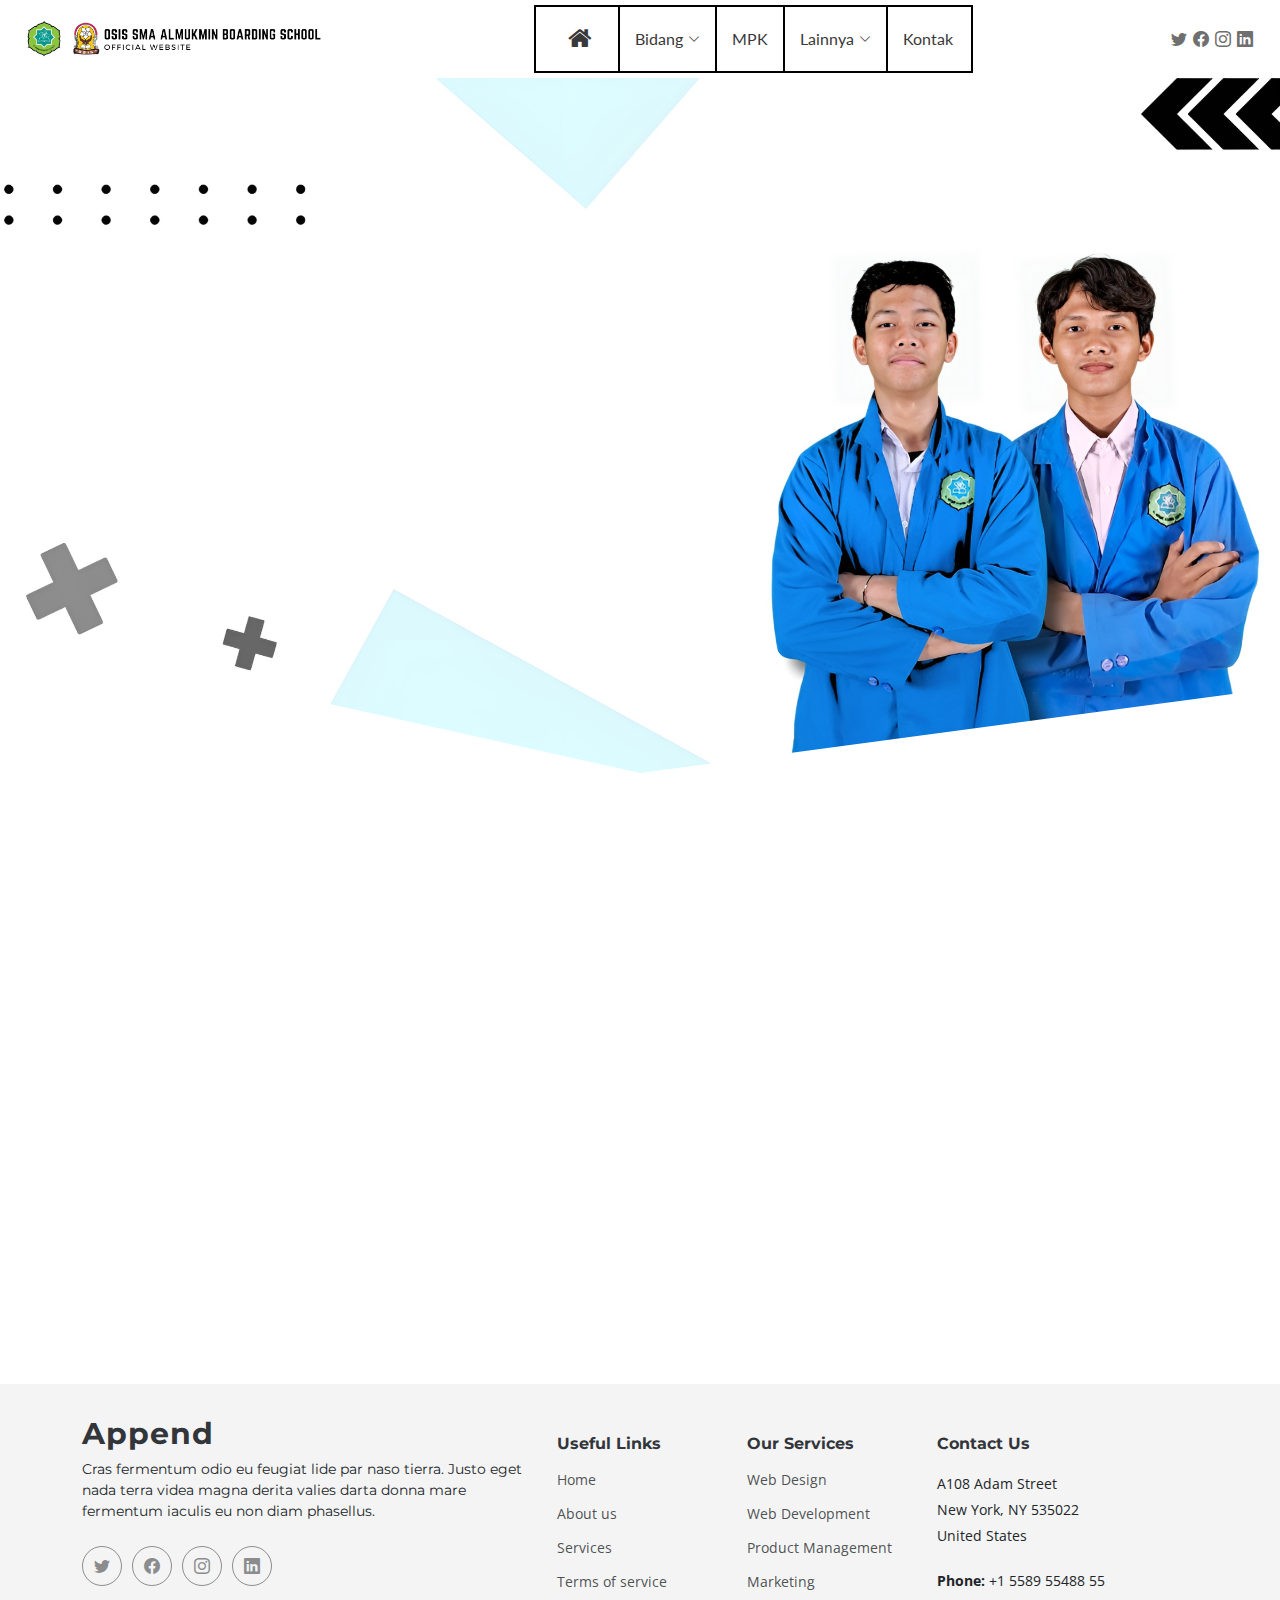
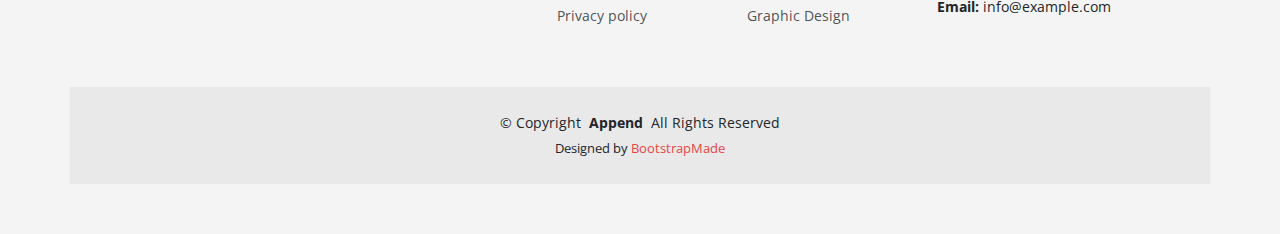
<file: index.html>
<!DOCTYPE html>
<html lang="en">

<head>
  <meta charset="utf-8">
  <meta name="description" content="Official Website OSIS SMA Al-Mukmin Boarding School Kota Bekasi">
  <meta content="width=device-width, initial-scale=1.0, maximum-scale=1.0, user-scalable=no" name="viewport">
  <meta property="og:image" content="assets/img/blog/logo-ambs.jpg">
  <meta content="" name="OSIS, osis, osis_ambs">
  <title>OSIS AMBS</title>

  <!-- Favicons -->
  <link href="assets/img/blog/logo-ambs.jpg" rel="icon">
  <link href="assets/img/blog/logo-ambs.jpg" rel="apple-touch-icon">

  <!-- Fonts -->
  <link href="https://fonts.googleapis.com" rel="preconnect">
  <link href="https://fonts.gstatic.com" rel="preconnect" crossorigin>
  <link href="https://fonts.googleapis.com/css2?family=Open+Sans:ital,wght@0,300;0,400;0,500;0,600;0,700;0,800;1,300;1,400;1,500;1,600;1,700;1,800&family=Montserrat:ital,wght@0,100;0,200;0,300;0,400;0,500;0,600;0,700;0,800;0,900;1,100;1,200;1,300;1,400;1,500;1,600;1,700;1,800;1,900&family=Lato:ital,wght@0,100;0,300;0,400;0,700;0,900;1,100;1,300;1,400;1,700;1,900&display=swap" rel="stylesheet">

  <!-- Vendor CSS Files -->
  <link href="assets/vendor/bootstrap/css/bootstrap.min.css" rel="stylesheet">
  <link href="assets/vendor/bootstrap-icons/bootstrap-icons.css" rel="stylesheet">
  <link href="assets/vendor/glightbox/css/glightbox.min.css" rel="stylesheet">
  <link href="assets/vendor/swiper/swiper-bundle.min.css" rel="stylesheet">
  <link href="assets/vendor/aos/aos.css" rel="stylesheet">
  <link rel="stylesheet" href="https://cdnjs.cloudflare.com/ajax/libs/font-awesome/4.7.0/css/font-awesome.min.css">
  <link href="https://cdn.jsdelivr.net/npm/bootstrap@5.3.2/dist/css/bootstrap.min.css" rel="stylesheet" integrity="sha384-T3c6CoIi6uLrA9TneNEoa7RxnatzjcDSCmG1MXxSR1GAsXEV/Dwwykc2MPK8M2HN" crossorigin="anonymous">
  <!-- Template Main CSS File -->
  <link href="assets/css/main.css" rel="stylesheet">

  <!-- =======================================================
  * Template Name: Append
  * Updated: Sep 18 2023 with Bootstrap v5.3.2
  * Template URL: https://bootstrapmade.com/append-bootstrap-website-template/
  * Author: BootstrapMade.com
  * License: https://bootstrapmade.com/license/
  ======================================================== -->
</head>

<body class="blog-page" data-bs-spy="scroll" data-bs-target="#navmenu">

  <!-- ======= Header ======= -->
  <header id="header" class="header sticky-top d-flex align-items-center">
    <div class="container-fluid d-flex align-items-center justify-content-between">

      <a href="index.html" class="logo d-flex align-items-center me-auto me-xl-0">
        <!-- Uncomment the line below if you also wish to use an image logo -->
        <!-- <img src="assets/img/logo.png" alt=""> -->
        <img class="jmbtrn" src="assets/img/blog/jumbotron.png" alt="osis">
        <!-- link logo canva https://www.canva.com/design/DAF3Ct5xJ7U/QZi0I98o7wQbqqrrZvSlRQ/edit?utm_content=DAF3Ct5xJ7U&utm_campaign=designshare&utm_medium=link2&utm_source=sharebutton -->
      </a>
      <!-- Nav Menu -->
      <nav id="navmenu" class="navmenu">
        <ul>
          <li class="knann"><a href="index.html" id="dropdown-bidang"><i style="font-size: 25px;" class="fa fa-home ukuran-icon-beranda"></i></a></li>
          <li class="dropdown has-dropdown"><a href="#"><span>Bidang</span><i class="bi bi-chevron-down"></i></a>
            <ul class="dd-box-shadow aja2">
              <li><a href="bidang-1.html">Bidang 1</a></li>
              <li><a href="bidang-2.html">Bidang 2</a></li>
              <li><a href="bidang-3.html">Bidang 3</a></li>
              <li><a href="bidang-4.html">Bidang 4</a></li>
              <li><a href="bidang-5.html">Bidang 5</a></li>
              <li><a href="bidang-6.html">Bidang 6</a></li>
              <li><a href="bidang-7.html">Bidang 7</a></li>
              <li><a href="bidang-8.html">Bidang 8</a></li>
              <li><a href="bidang-9.html">Bidang 9</a></li>
            </ul>
          </li>
          <li><a href="mpk.html">MPK</a></li>
          <li class="dropdown has-dropdown"><a href="#"><span>Lainnya</span> <i class="bi bi-chevron-down"></a></i>
            <ul class="dd-box-shadow">
              <li><a href="gen-osis.html">Generasi OSIS</a></li>
              <li><a href="pemilu.html">PEMILU</a></li>
            </ul>
          </li>
<!--          <li class="dropdown has-dropdown"><a href="#"><span>Dropdown</span> <i class="bi bi-chevron-down"></i></a>
            <ul class="dd-box-shadow aja2">
              <li><a href="#">Dropdown 1</a></li>
              <li class="dropdown has-dropdown"><a href="#"><span>Deep Dropdown</span> <i class="bi bi-chevron-down"></i></a>
                <ul class="dd-box-shadow">
                  <div class="aja2"><li><a href="#">Deep Dropdown 1</a></li></div>
                  <div class="aja2"><li><a href="#">Deep Dropdown 2</a></li></div>
                  <div class="aja2"><li><a href="#">Deep Dropdown 3</a></li></div>
                  <div class="aja2"><li><a href="#">Deep Dropdown 4</a></li></div>
                  <div class="aja3"><li><a href="#">Deep Dropdown 5</a></li></div>
                </ul>
              </li>
              <li><a href="#">Dropdown 2</a></li>
              <li><a href="#">Dropdown 3</a></li>
              <li><a href="#">Dropdown 4</a></li>
            </ul>
          </li>-->
          <li class="coeg">
            <a href="index.html#contact">Kontak</a>
          </li>
        </ul>
        <i class="mobile-nav-toggle d-xl-none bi-list"></i>
      </nav><!-- End Nav Menu -->
      <div class="header-social-links">
        <a href="#" class="twitter"><i class="bi bi-twitter"></i></a>
        <a href="#" class="facebook"><i class="bi bi-facebook"></i></a>
        <a href="#" class="instagram"><i class="bi bi-instagram"></i></a>
        <a href="#" class="linkedin"><i class="bi bi-linkedin"></i></i></a>
      </div>
<!--
      <a class="btn-getstarted" href="index.html#about">Get Started</a>
-->
    </div>

  </header><!-- End Header -->
  <main id="main">  
<!-- 
shape buat hiasan agar masuk warnanya dengan apanya tau gw gatau :v,
coba lu pake ae, lu hapus ni element comentar :V

    <svg xmlns="http://www.w3.org/2000/svg" viewBox="0 0 1000 100" preserveAspectRatio="none">
      <path class="elementor-shape-fill" d="M500,97C126.7,96.3,0.8,19.8,0,0v100l1000,0V1C1000,19.4,873.3,97.8,500,97z"></path>
    </svg>
-->    
    <!-- Blog Page Title & Breadcrumbs -->
    <div class="elementor-section elementor-top-section elementor-element">
      <div class="elementor-container">
        <div class="elementor-column">
          <div class="elementor-widget-wrap">
            <div class="elementor-widget">
              <img src="assets/img/team/first-bg/first.png" alt="Deskripsi Gambar">
              <div class="depet-be">
                <svg xmlns="http://www.w3.org/2000/svg" viewBox="0 0 1440 320"><path fill="#fff" fill-opacity="1" d="M0,128L720,288L1440,192L1440,320L720,320L0,320Z"></path></svg>
              </div>
              <div class="text-overlay">
                <p>Official Website</p>
              </div>
            </div>
          </div>
        </div>
      </div>
    </div>
    
    
    
<!--      
    <svg class="depet-be" xmlns="http://www.w3.org/2000/svg" viewBox="0 0 1440 320">
      <path fill="#0099ff" fill-opacity="1" d="M0,128L720,288L1440,192L1440,320L720,320L0,320Z"></path>
    </svg>-->
    <!-- End Page Title -->

    <!-- Blog Section - Blog Page -->
    <section id="blog" class="blog">

      <div class="container" data-aos="fade-up" data-aos-delay="100">

        <div class="row gy-4 posts-list">

          <div class="col-xl-4 col-lg-6">
            <article>

              <div class="post-img">
                <img src="assets/img/blog/classmeeting-1.jpg" alt="" class="img-fluid">
              </div>

              <p class="post-category">Politics</p>

              <h2 class="title">
                <a href="classmeeting.html">Class Meeting</a>
              </h2>

              <div class="d-flex align-items-center">
                <img src="assets/img/blog/blog-author.jpg" alt="" class="img-fluid post-author-img flex-shrink-0">
                <div class="post-meta">
                  <p class="post-author">OSIS</p>
                  <p class="post-date">
                    <time datetime="2022-01-01">Jan 1, 2022</time>
                  </p>
                </div>
              </div>

            </article>
          </div><!-- End post list item -->



        </div><!-- End blog posts list -->

        <div class="pagination d-flex justify-content-center">
          <ul>
            <li class="active"><a href="#">1</a></li>
            <li><a href="#">2</a></li>
            <li><a href="#">3</a></li>
          </ul>
        </div><!-- End pagination -->

      </div>

    </section><!-- End Blog Section -->

  </main>

  <!-- ======= Footer ======= -->
  <footer id="footer" class="footer">

    <div class="container footer-top">
      <div class="row gy-4">
        <div class="col-lg-5 col-md-12 footer-about">
          <a href="index.html" class="logo d-flex align-items-center">
            <span>Append</span>
          </a>
          <p>Cras fermentum odio eu feugiat lide par naso tierra. Justo eget nada terra videa magna derita valies darta donna mare fermentum iaculis eu non diam phasellus.</p>
          <div class="social-links d-flex mt-4">
            <a href=""><i class="bi bi-twitter"></i></a>
            <a href=""><i class="bi bi-facebook"></i></a>
            <a href=""><i class="bi bi-instagram"></i></a>
            <a href=""><i class="bi bi-linkedin"></i></a>
          </div>
        </div>

        <div class="col-lg-2 col-6 footer-links">
          <h4>Useful Links</h4>
          <ul>
            <li><a href="#">Home</a></li>
            <li><a href="#">About us</a></li>
            <li><a href="#">Services</a></li>
            <li><a href="#">Terms of service</a></li>
            <li><a href="#">Privacy policy</a></li>
          </ul>
        </div>

        <div class="col-lg-2 col-6 footer-links">
          <h4>Our Services</h4>
          <ul>
            <li><a href="#">Web Design</a></li>
            <li><a href="#">Web Development</a></li>
            <li><a href="#">Product Management</a></li>
            <li><a href="#">Marketing</a></li>
            <li><a href="#">Graphic Design</a></li>
          </ul>
        </div>

        <div class="col-lg-3 col-md-12 footer-contact text-center text-md-start">
          <h4>Contact Us</h4>
          <p>A108 Adam Street</p>
          <p>New York, NY 535022</p>
          <p>United States</p>
          <p class="mt-4"><strong>Phone:</strong> <span>+1 5589 55488 55</span></p>
          <p><strong>Email:</strong> <span>info@example.com</span></p>
        </div>

      </div>
    </div>

    <div class="container copyright text-center mt-4">
      <p>&copy; <span>Copyright</span> <strong class="px-1">Append</strong> <span>All Rights Reserved</span></p>
      <div class="credits">
        <!-- All the links in the footer should remain intact. -->
        <!-- You can delete the links only if you've purchased the pro version. -->
        <!-- Licensing information: https://bootstrapmade.com/license/ -->
        <!-- Purchase the pro version with working PHP/AJAX contact form: [buy-url] -->
        Designed by <a href="https://bootstrapmade.com/">BootstrapMade</a>
      </div>
    </div>

  </footer><!-- End Footer -->

  <!-- Scroll Top Button -->
  <a href="#" id="scroll-top" class="scroll-top d-flex align-items-center justify-content-center"><i class="bi bi-arrow-up-short"></i></a>

  <!-- Preloader -->
  <div id="preloader">
    <div></div>
    <div></div>
    <div></div>
    <div></div>
  </div>

  <!-- Vendor JS Files -->
  <script src="assets/vendor/bootstrap/js/bootstrap.bundle.min.js"></script>
  <script src="assets/vendor/glightbox/js/glightbox.min.js"></script>
  <script src="assets/vendor/purecounter/purecounter_vanilla.js"></script>
  <script src="assets/vendor/isotope-layout/isotope.pkgd.min.js"></script>
  <script src="assets/vendor/swiper/swiper-bundle.min.js"></script>
  <script src="assets/vendor/aos/aos.js"></script>
  <script src="assets/vendor/php-email-form/validate.js"></script>

  <!-- Template Main JS File -->
  <script src="assets/js/main.js"></script>

</body>

</html>
</file>
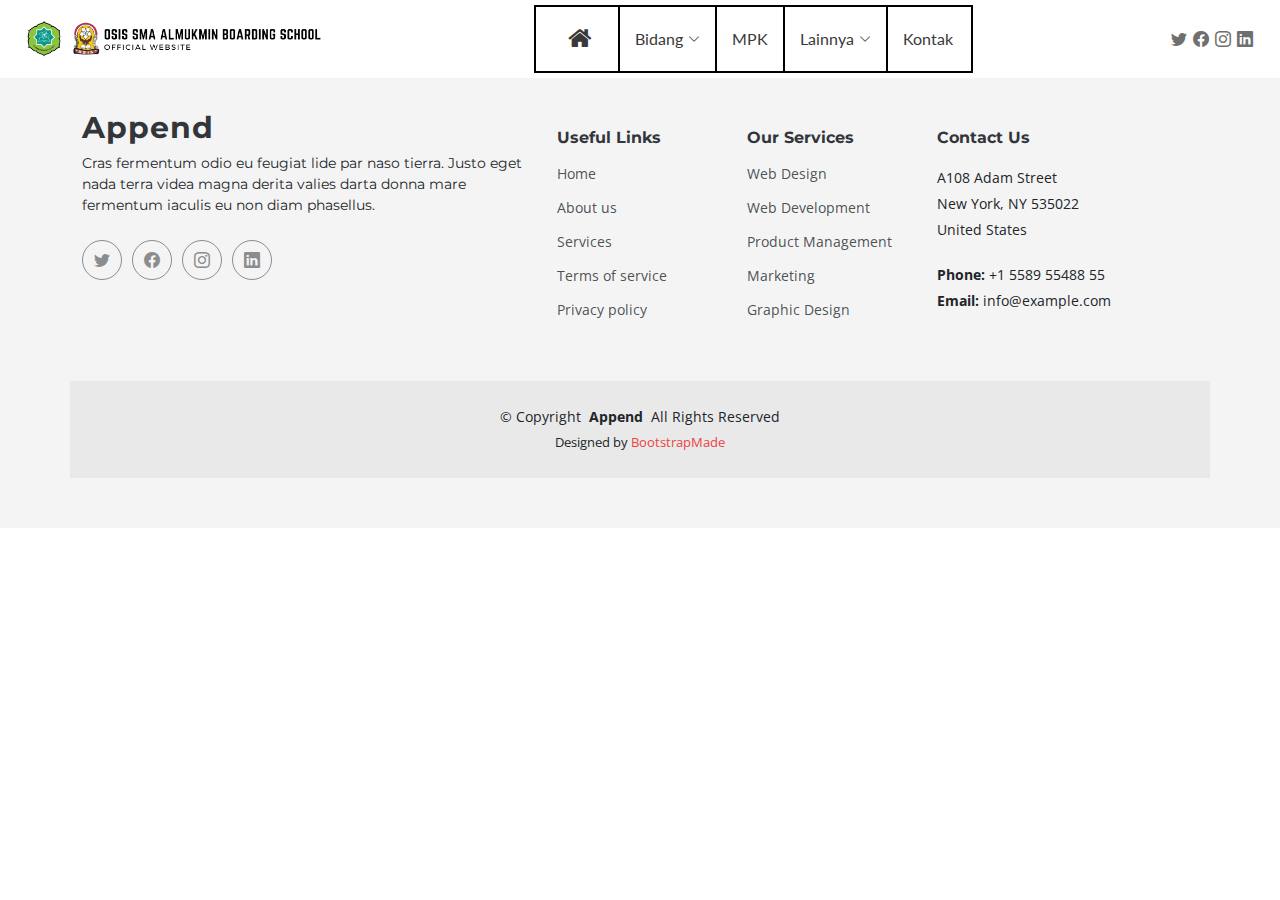
<file: bidang-1.html>
<!DOCTYPE html>
<html lang="en">

<head>
  <meta charset="utf-8">
  <meta name="description" content="Official Website OSIS SMA Al-Mukmin Boarding School Kota Bekasi">
  <meta content="width=device-width, initial-scale=1.0, maximum-scale=1.0, user-scalable=no" name="viewport">
  <meta property="og:image" content="assets/img/blog/logo-ambs.jpg">
  <meta content="" name="OSIS, osis, osis_ambs">
  <title>OSIS AMBS</title>

  <!-- Favicons -->
  <link href="assets/img/blog/logo-ambs.jpg" rel="icon">
  <link href="assets/img/blog/logo-ambs.jpg" rel="apple-touch-icon">

  <!-- Fonts -->
  <link href="https://fonts.googleapis.com" rel="preconnect">
  <link href="https://fonts.gstatic.com" rel="preconnect" crossorigin>
  <link href="https://fonts.googleapis.com/css2?family=Open+Sans:ital,wght@0,300;0,400;0,500;0,600;0,700;0,800;1,300;1,400;1,500;1,600;1,700;1,800&family=Montserrat:ital,wght@0,100;0,200;0,300;0,400;0,500;0,600;0,700;0,800;0,900;1,100;1,200;1,300;1,400;1,500;1,600;1,700;1,800;1,900&family=Lato:ital,wght@0,100;0,300;0,400;0,700;0,900;1,100;1,300;1,400;1,700;1,900&display=swap" rel="stylesheet">

  <!-- Vendor CSS Files -->
  <link href="assets/vendor/bootstrap/css/bootstrap.min.css" rel="stylesheet">
  <link href="assets/vendor/bootstrap-icons/bootstrap-icons.css" rel="stylesheet">
  <link href="assets/vendor/glightbox/css/glightbox.min.css" rel="stylesheet">
  <link href="assets/vendor/swiper/swiper-bundle.min.css" rel="stylesheet">
  <link href="assets/vendor/aos/aos.css" rel="stylesheet">
  <link rel="stylesheet" href="https://cdnjs.cloudflare.com/ajax/libs/font-awesome/4.7.0/css/font-awesome.min.css">
  <link href="https://cdn.jsdelivr.net/npm/bootstrap@5.3.2/dist/css/bootstrap.min.css" rel="stylesheet" integrity="sha384-T3c6CoIi6uLrA9TneNEoa7RxnatzjcDSCmG1MXxSR1GAsXEV/Dwwykc2MPK8M2HN" crossorigin="anonymous">
  <!-- Template Main CSS File -->
  <link href="assets/css/main.css" rel="stylesheet">

  <!-- =======================================================
  * Template Name: Append
  * Updated: Sep 18 2023 with Bootstrap v5.3.2
  * Template URL: https://bootstrapmade.com/append-bootstrap-website-template/
  * Author: BootstrapMade.com
  * License: https://bootstrapmade.com/license/
  ======================================================== -->
</head>

<body class="blog-page" data-bs-spy="scroll" data-bs-target="#navmenu">

  <!-- ======= Header ======= -->
  <header id="header" class="header sticky-top d-flex align-items-center">
    <div class="container-fluid d-flex align-items-center justify-content-between">

      <a href="index.html" class="logo d-flex align-items-center me-auto me-xl-0">
        <!-- Uncomment the line below if you also wish to use an image logo -->
        <!-- <img src="assets/img/logo.png" alt=""> -->
        <img class="jmbtrn" src="assets/img/blog/jumbotron.png" alt="osis">
        <!-- link logo canva https://www.canva.com/design/DAF3Ct5xJ7U/QZi0I98o7wQbqqrrZvSlRQ/edit?utm_content=DAF3Ct5xJ7U&utm_campaign=designshare&utm_medium=link2&utm_source=sharebutton -->
      </a>
      <!-- Nav Menu -->
      <nav id="navmenu" class="navmenu">
        <ul>
          <li class="knann"><a href="index.html" id="dropdown-bidang"><i style="font-size: 25px;" class="fa fa-home ukuran-icon-beranda"></i></a></li>
          <li class="dropdown has-dropdown"><a href="#"><span>Bidang</span><i class="bi bi-chevron-down"></i></a>
            <ul class="dd-box-shadow aja2">
              <li><a href="bidang-1.html">Bidang 1</a></li>
              <li><a href="bidang-2.html">Bidang 2</a></li>
              <li><a href="bidang-3.html">Bidang 3</a></li>
              <li><a href="bidang-4.html">Bidang 4</a></li>
              <li><a href="bidang-5.html">Bidang 5</a></li>
              <li><a href="bidang-6.html">Bidang 6</a></li>
              <li><a href="bidang-7.html">Bidang 7</a></li>
              <li><a href="bidang-8.html">Bidang 8</a></li>
              <li><a href="bidang-9.html">Bidang 9</a></li>
            </ul>
          </li>
          <li><a href="mpk.html">MPK</a></li>
          <li class="dropdown has-dropdown"><a href="#"><span>Lainnya</span> <i class="bi bi-chevron-down"></a></i>
            <ul class="dd-box-shadow">
              <li><a href="gen-osis.html">Generasi OSIS</a></li>
              <li><a href="pemilu.html">PEMILU</a></li>
            </ul>
          </li>
<!--          <li class="dropdown has-dropdown"><a href="#"><span>Dropdown</span> <i class="bi bi-chevron-down"></i></a>
            <ul class="dd-box-shadow aja2">
              <li><a href="#">Dropdown 1</a></li>
              <li class="dropdown has-dropdown"><a href="#"><span>Deep Dropdown</span> <i class="bi bi-chevron-down"></i></a>
                <ul class="dd-box-shadow">
                  <div class="aja2"><li><a href="#">Deep Dropdown 1</a></li></div>
                  <div class="aja2"><li><a href="#">Deep Dropdown 2</a></li></div>
                  <div class="aja2"><li><a href="#">Deep Dropdown 3</a></li></div>
                  <div class="aja2"><li><a href="#">Deep Dropdown 4</a></li></div>
                  <div class="aja3"><li><a href="#">Deep Dropdown 5</a></li></div>
                </ul>
              </li>
              <li><a href="#">Dropdown 2</a></li>
              <li><a href="#">Dropdown 3</a></li>
              <li><a href="#">Dropdown 4</a></li>
            </ul>
          </li>-->
          <li class="coeg">
            <a href="index.html#contact">Kontak</a>
          </li>
        </ul>
        <i class="mobile-nav-toggle d-xl-none bi-list"></i>
      </nav><!-- End Nav Menu -->
      <div class="header-social-links">
        <a href="#" class="twitter"><i class="bi bi-twitter"></i></a>
        <a href="#" class="facebook"><i class="bi bi-facebook"></i></a>
        <a href="#" class="instagram"><i class="bi bi-instagram"></i></a>
        <a href="#" class="linkedin"><i class="bi bi-linkedin"></i></i></a>
      </div>
<!--
      <a class="btn-getstarted" href="index.html#about">Get Started</a>
-->
    </div>

  </header><!-- End Header -->
  
  <!-- ======= Footer ======= -->
  <footer id="footer" class="footer">

    <div class="container footer-top">
      <div class="row gy-4">
        <div class="col-lg-5 col-md-12 footer-about">
          <a href="index.html" class="logo d-flex align-items-center">
            <span>Append</span>
          </a>
          <p>Cras fermentum odio eu feugiat lide par naso tierra. Justo eget nada terra videa magna derita valies darta donna mare fermentum iaculis eu non diam phasellus.</p>
          <div class="social-links d-flex mt-4">
            <a href=""><i class="bi bi-twitter"></i></a>
            <a href=""><i class="bi bi-facebook"></i></a>
            <a href=""><i class="bi bi-instagram"></i></a>
            <a href=""><i class="bi bi-linkedin"></i></a>
          </div>
        </div>

        <div class="col-lg-2 col-6 footer-links">
          <h4>Useful Links</h4>
          <ul>
            <li><a href="#">Home</a></li>
            <li><a href="#">About us</a></li>
            <li><a href="#">Services</a></li>
            <li><a href="#">Terms of service</a></li>
            <li><a href="#">Privacy policy</a></li>
          </ul>
        </div>

        <div class="col-lg-2 col-6 footer-links">
          <h4>Our Services</h4>
          <ul>
            <li><a href="#">Web Design</a></li>
            <li><a href="#">Web Development</a></li>
            <li><a href="#">Product Management</a></li>
            <li><a href="#">Marketing</a></li>
            <li><a href="#">Graphic Design</a></li>
          </ul>
        </div>

        <div class="col-lg-3 col-md-12 footer-contact text-center text-md-start">
          <h4>Contact Us</h4>
          <p>A108 Adam Street</p>
          <p>New York, NY 535022</p>
          <p>United States</p>
          <p class="mt-4"><strong>Phone:</strong> <span>+1 5589 55488 55</span></p>
          <p><strong>Email:</strong> <span>info@example.com</span></p>
        </div>

      </div>
    </div>

    <div class="container copyright text-center mt-4">
      <p>&copy; <span>Copyright</span> <strong class="px-1">Append</strong> <span>All Rights Reserved</span></p>
      <div class="credits">
        <!-- All the links in the footer should remain intact. -->
        <!-- You can delete the links only if you've purchased the pro version. -->
        <!-- Licensing information: https://bootstrapmade.com/license/ -->
        <!-- Purchase the pro version with working PHP/AJAX contact form: [buy-url] -->
        Designed by <a href="https://bootstrapmade.com/">BootstrapMade</a>
      </div>
    </div>

  </footer><!-- End Footer -->

    <!-- Scroll Top Button -->
    <a href="#" id="scroll-top" class="scroll-top d-flex align-items-center justify-content-center"><i class="bi bi-arrow-up-short"></i></a

  <!-- Preloader -->
  <div id="preloader">
    <div></div>
    <div></div>
    <div></div>
    <div></div>
  </div>

  <!-- Vendor JS Files -->
  <script src="assets/vendor/bootstrap/js/bootstrap.bundle.min.js"></script>
  <script src="assets/vendor/glightbox/js/glightbox.min.js"></script>
  <script src="assets/vendor/purecounter/purecounter_vanilla.js"></script>
  <script src="assets/vendor/isotope-layout/isotope.pkgd.min.js"></script>
  <script src="assets/vendor/swiper/swiper-bundle.min.js"></script>
  <script src="assets/vendor/aos/aos.js"></script>
  <script src="assets/vendor/php-email-form/validate.js"></script>

  <!-- Template Main JS File -->
  <script src="assets/js/main.js"></script>

  </body>

  </html>
</file>
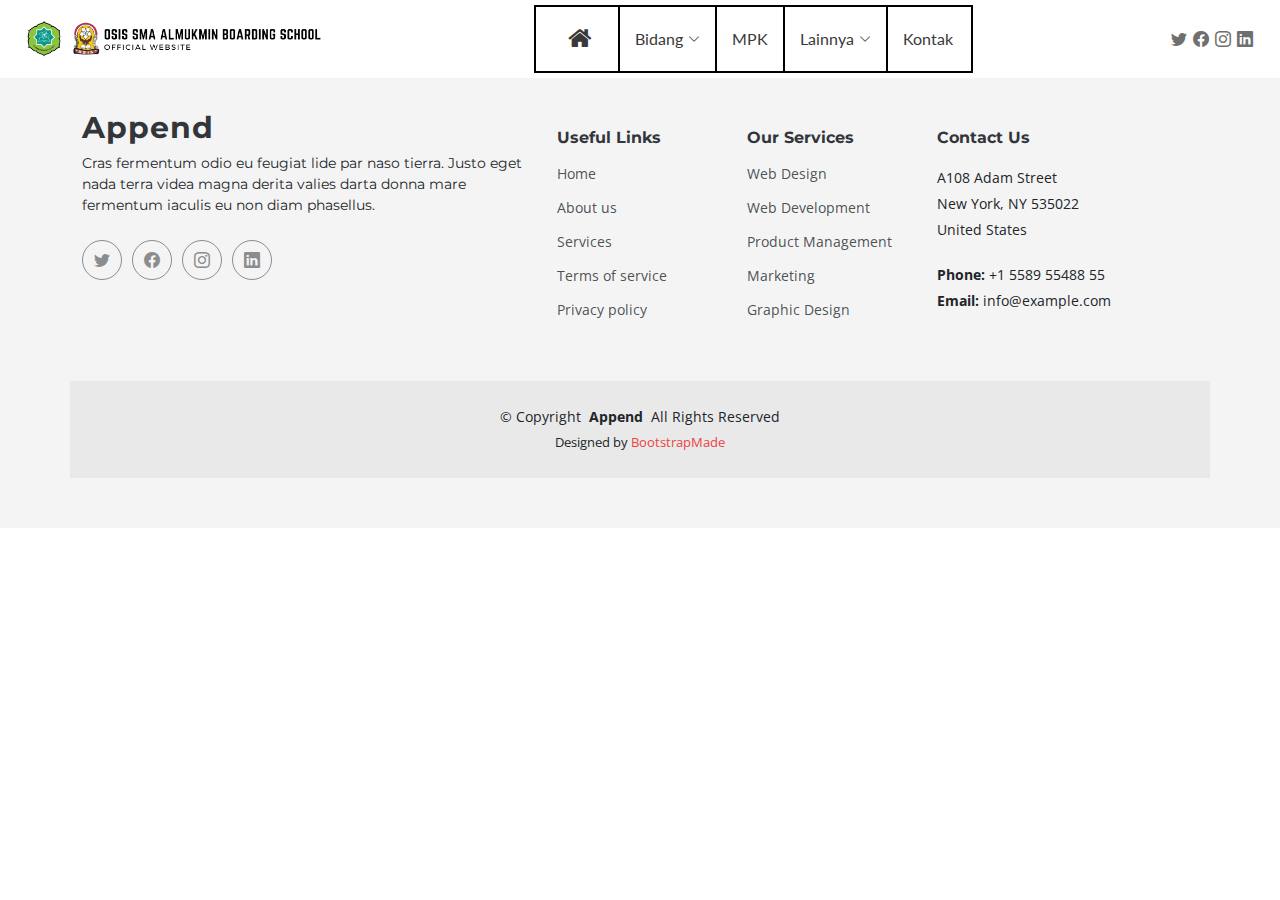
<file: bidang-2.html>
<!DOCTYPE html>
<html lang="en">

<head>
  <meta charset="utf-8">
  <meta name="description" content="Official Website OSIS SMA Al-Mukmin Boarding School Kota Bekasi">
  <meta content="width=device-width, initial-scale=1.0, maximum-scale=1.0, user-scalable=no" name="viewport">
  <meta property="og:image" content="assets/img/blog/logo-ambs.jpg">
  <meta content="" name="OSIS, osis, osis_ambs">
  <title>OSIS AMBS</title>

  <!-- Favicons -->
  <link href="assets/img/blog/logo-ambs.jpg" rel="icon">
  <link href="assets/img/blog/logo-ambs.jpg" rel="apple-touch-icon">

  <!-- Fonts -->
  <link href="https://fonts.googleapis.com" rel="preconnect">
  <link href="https://fonts.gstatic.com" rel="preconnect" crossorigin>
  <link href="https://fonts.googleapis.com/css2?family=Open+Sans:ital,wght@0,300;0,400;0,500;0,600;0,700;0,800;1,300;1,400;1,500;1,600;1,700;1,800&family=Montserrat:ital,wght@0,100;0,200;0,300;0,400;0,500;0,600;0,700;0,800;0,900;1,100;1,200;1,300;1,400;1,500;1,600;1,700;1,800;1,900&family=Lato:ital,wght@0,100;0,300;0,400;0,700;0,900;1,100;1,300;1,400;1,700;1,900&display=swap" rel="stylesheet">

  <!-- Vendor CSS Files -->
  <link href="assets/vendor/bootstrap/css/bootstrap.min.css" rel="stylesheet">
  <link href="assets/vendor/bootstrap-icons/bootstrap-icons.css" rel="stylesheet">
  <link href="assets/vendor/glightbox/css/glightbox.min.css" rel="stylesheet">
  <link href="assets/vendor/swiper/swiper-bundle.min.css" rel="stylesheet">
  <link href="assets/vendor/aos/aos.css" rel="stylesheet">
  <link rel="stylesheet" href="https://cdnjs.cloudflare.com/ajax/libs/font-awesome/4.7.0/css/font-awesome.min.css">
  <link href="https://cdn.jsdelivr.net/npm/bootstrap@5.3.2/dist/css/bootstrap.min.css" rel="stylesheet" integrity="sha384-T3c6CoIi6uLrA9TneNEoa7RxnatzjcDSCmG1MXxSR1GAsXEV/Dwwykc2MPK8M2HN" crossorigin="anonymous">
  <!-- Template Main CSS File -->
  <link href="assets/css/main.css" rel="stylesheet">

  <!-- =======================================================
  * Template Name: Append
  * Updated: Sep 18 2023 with Bootstrap v5.3.2
  * Template URL: https://bootstrapmade.com/append-bootstrap-website-template/
  * Author: BootstrapMade.com
  * License: https://bootstrapmade.com/license/
  ======================================================== -->
</head>

<body class="blog-page" data-bs-spy="scroll" data-bs-target="#navmenu">

  <!-- ======= Header ======= -->
  <header id="header" class="header sticky-top d-flex align-items-center">
    <div class="container-fluid d-flex align-items-center justify-content-between">

      <a href="index.html" class="logo d-flex align-items-center me-auto me-xl-0">
        <!-- Uncomment the line below if you also wish to use an image logo -->
        <!-- <img src="assets/img/logo.png" alt=""> -->
        <img class="jmbtrn" src="assets/img/blog/jumbotron.png" alt="osis">
        <!-- link logo canva https://www.canva.com/design/DAF3Ct5xJ7U/QZi0I98o7wQbqqrrZvSlRQ/edit?utm_content=DAF3Ct5xJ7U&utm_campaign=designshare&utm_medium=link2&utm_source=sharebutton -->
      </a>
      <!-- Nav Menu -->
      <nav id="navmenu" class="navmenu">
        <ul>
          <li class="knann"><a href="index.html" id="dropdown-bidang"><i style="font-size: 25px;" class="fa fa-home ukuran-icon-beranda"></i></a></li>
          <li class="dropdown has-dropdown"><a href="#"><span>Bidang</span><i class="bi bi-chevron-down"></i></a>
            <ul class="dd-box-shadow aja2">
              <li><a href="bidang-1.html">Bidang 1</a></li>
              <li><a href="bidang-2.html">Bidang 2</a></li>
              <li><a href="bidang-3.html">Bidang 3</a></li>
              <li><a href="bidang-4.html">Bidang 4</a></li>
              <li><a href="bidang-5.html">Bidang 5</a></li>
              <li><a href="bidang-6.html">Bidang 6</a></li>
              <li><a href="bidang-7.html">Bidang 7</a></li>
              <li><a href="bidang-8.html">Bidang 8</a></li>
              <li><a href="bidang-9.html">Bidang 9</a></li>
            </ul>
          </li>
          <li><a href="mpk.html">MPK</a></li>
          <li class="dropdown has-dropdown"><a href="#"><span>Lainnya</span> <i class="bi bi-chevron-down"></a></i>
            <ul class="dd-box-shadow">
              <li><a href="gen-osis.html">Generasi OSIS</a></li>
              <li><a href="pemilu.html">PEMILU</a></li>
            </ul>
          </li>
<!--          <li class="dropdown has-dropdown"><a href="#"><span>Dropdown</span> <i class="bi bi-chevron-down"></i></a>
            <ul class="dd-box-shadow aja2">
              <li><a href="#">Dropdown 1</a></li>
              <li class="dropdown has-dropdown"><a href="#"><span>Deep Dropdown</span> <i class="bi bi-chevron-down"></i></a>
                <ul class="dd-box-shadow">
                  <div class="aja2"><li><a href="#">Deep Dropdown 1</a></li></div>
                  <div class="aja2"><li><a href="#">Deep Dropdown 2</a></li></div>
                  <div class="aja2"><li><a href="#">Deep Dropdown 3</a></li></div>
                  <div class="aja2"><li><a href="#">Deep Dropdown 4</a></li></div>
                  <div class="aja3"><li><a href="#">Deep Dropdown 5</a></li></div>
                </ul>
              </li>
              <li><a href="#">Dropdown 2</a></li>
              <li><a href="#">Dropdown 3</a></li>
              <li><a href="#">Dropdown 4</a></li>
            </ul>
          </li>-->
          <li class="coeg">
            <a href="index.html#contact">Kontak</a>
          </li>
        </ul>
        <i class="mobile-nav-toggle d-xl-none bi-list"></i>
      </nav><!-- End Nav Menu -->
      <div class="header-social-links">
        <a href="#" class="twitter"><i class="bi bi-twitter"></i></a>
        <a href="#" class="facebook"><i class="bi bi-facebook"></i></a>
        <a href="#" class="instagram"><i class="bi bi-instagram"></i></a>
        <a href="#" class="linkedin"><i class="bi bi-linkedin"></i></i></a>
      </div>
<!--
      <a class="btn-getstarted" href="index.html#about">Get Started</a>
-->
    </div>

  </header><!-- End Header -->

  <!-- ======= Footer ======= -->
  <footer id="footer" class="footer">

    <div class="container footer-top">
      <div class="row gy-4">
        <div class="col-lg-5 col-md-12 footer-about">
          <a href="index.html" class="logo d-flex align-items-center">
            <span>Append</span>
          </a>
          <p>Cras fermentum odio eu feugiat lide par naso tierra. Justo eget nada terra videa magna derita valies darta donna mare fermentum iaculis eu non diam phasellus.</p>
          <div class="social-links d-flex mt-4">
            <a href=""><i class="bi bi-twitter"></i></a>
            <a href=""><i class="bi bi-facebook"></i></a>
            <a href=""><i class="bi bi-instagram"></i></a>
            <a href=""><i class="bi bi-linkedin"></i></a>
          </div>
        </div>

        <div class="col-lg-2 col-6 footer-links">
          <h4>Useful Links</h4>
          <ul>
            <li><a href="#">Home</a></li>
            <li><a href="#">About us</a></li>
            <li><a href="#">Services</a></li>
            <li><a href="#">Terms of service</a></li>
            <li><a href="#">Privacy policy</a></li>
          </ul>
        </div>

        <div class="col-lg-2 col-6 footer-links">
          <h4>Our Services</h4>
          <ul>
            <li><a href="#">Web Design</a></li>
            <li><a href="#">Web Development</a></li>
            <li><a href="#">Product Management</a></li>
            <li><a href="#">Marketing</a></li>
            <li><a href="#">Graphic Design</a></li>
          </ul>
        </div>

        <div class="col-lg-3 col-md-12 footer-contact text-center text-md-start">
          <h4>Contact Us</h4>
          <p>A108 Adam Street</p>
          <p>New York, NY 535022</p>
          <p>United States</p>
          <p class="mt-4"><strong>Phone:</strong> <span>+1 5589 55488 55</span></p>
          <p><strong>Email:</strong> <span>info@example.com</span></p>
        </div>

      </div>
    </div>

    <div class="container copyright text-center mt-4">
      <p>&copy; <span>Copyright</span> <strong class="px-1">Append</strong> <span>All Rights Reserved</span></p>
      <div class="credits">
        <!-- All the links in the footer should remain intact. -->
        <!-- You can delete the links only if you've purchased the pro version. -->
        <!-- Licensing information: https://bootstrapmade.com/license/ -->
        <!-- Purchase the pro version with working PHP/AJAX contact form: [buy-url] -->
        Designed by <a href="https://bootstrapmade.com/">BootstrapMade</a>
      </div>
    </div>

  </footer><!-- End Footer -->

    <!-- Scroll Top Button -->
    <a href="#" id="scroll-top" class="scroll-top d-flex align-items-center justify-content-center"><i class="bi bi-arrow-up-short"></i></a

  <!-- Preloader -->
  <div id="preloader">
    <div></div>
    <div></div>
    <div></div>
    <div></div>
  </div>

  <!-- Vendor JS Files -->
  <script src="assets/vendor/bootstrap/js/bootstrap.bundle.min.js"></script>
  <script src="assets/vendor/glightbox/js/glightbox.min.js"></script>
  <script src="assets/vendor/purecounter/purecounter_vanilla.js"></script>
  <script src="assets/vendor/isotope-layout/isotope.pkgd.min.js"></script>
  <script src="assets/vendor/swiper/swiper-bundle.min.js"></script>
  <script src="assets/vendor/aos/aos.js"></script>
  <script src="assets/vendor/php-email-form/validate.js"></script>

  <!-- Template Main JS File -->
  <script src="assets/js/main.js"></script>

  </body>

  </html>
</file>
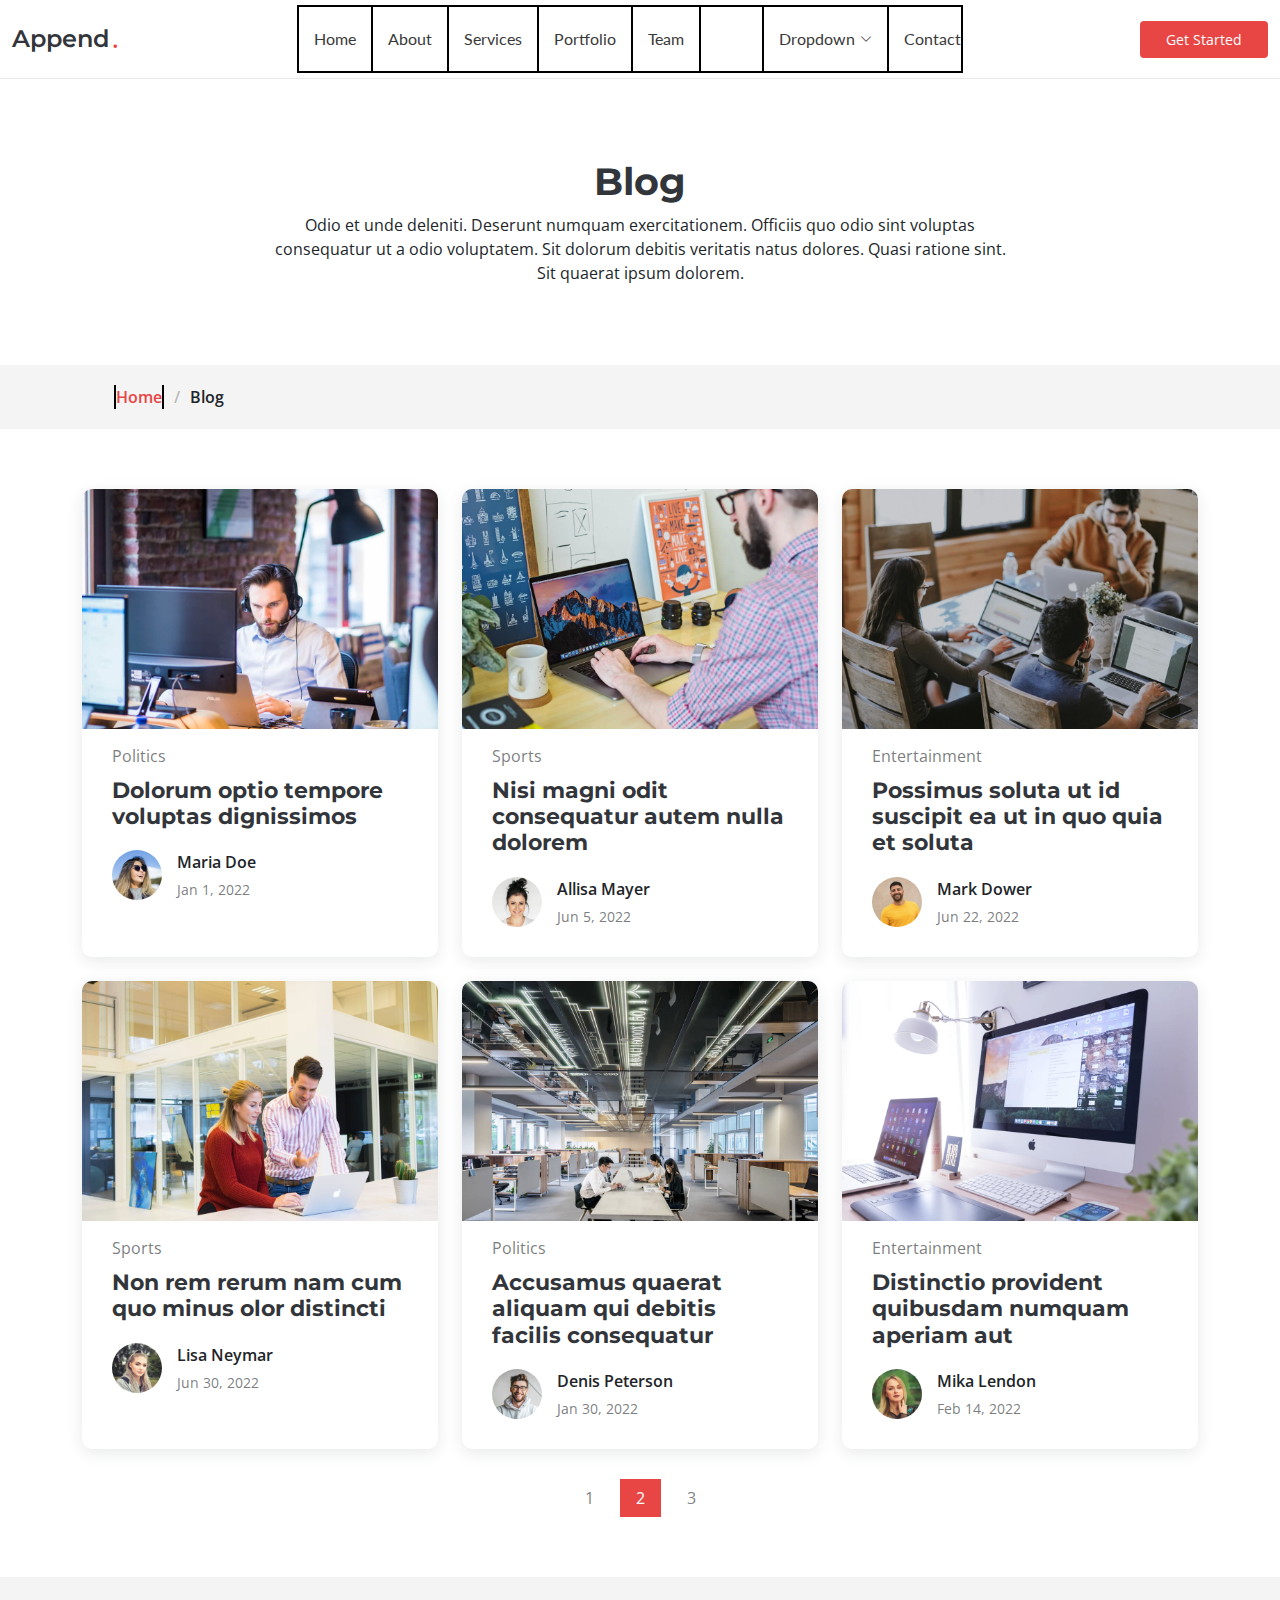
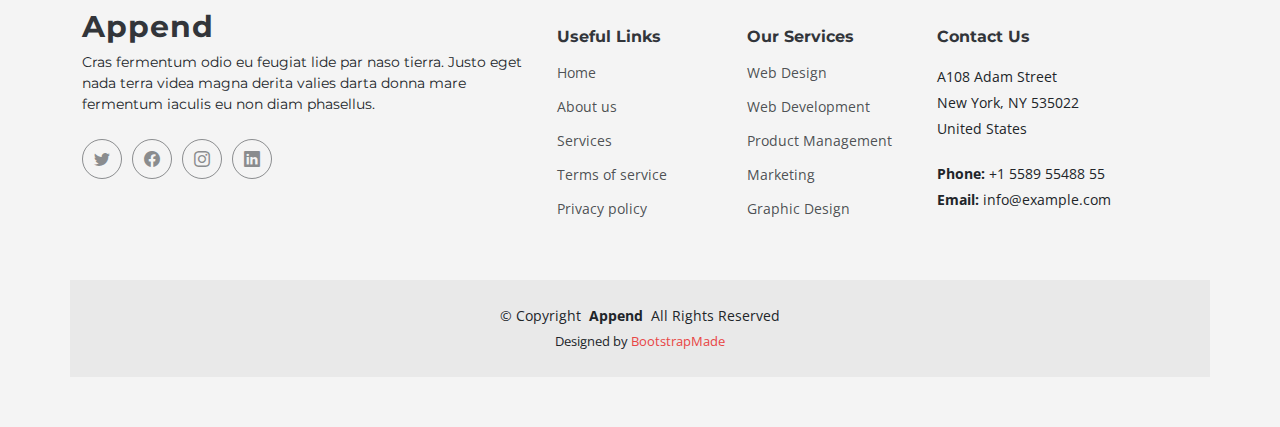
<file: blog.html>
<!DOCTYPE html>
<html lang="en">

<head>
  <meta charset="utf-8">
  <meta content="width=device-width, initial-scale=1.0" name="viewport">

  <title>Blog - Append Bootstrap Temlate</title>
  <meta content="" name="description">
  <meta content="" name="keywords">

  <!-- Favicons -->
  <link href="assets/img/favicon.png" rel="icon">
  <link href="assets/img/apple-touch-icon.png" rel="apple-touch-icon">

  <!-- Fonts -->
  <link href="https://fonts.googleapis.com" rel="preconnect">
  <link href="https://fonts.gstatic.com" rel="preconnect" crossorigin>
  <link href="https://fonts.googleapis.com/css2?family=Open+Sans:ital,wght@0,300;0,400;0,500;0,600;0,700;0,800;1,300;1,400;1,500;1,600;1,700;1,800&family=Montserrat:ital,wght@0,100;0,200;0,300;0,400;0,500;0,600;0,700;0,800;0,900;1,100;1,200;1,300;1,400;1,500;1,600;1,700;1,800;1,900&family=Lato:ital,wght@0,100;0,300;0,400;0,700;0,900;1,100;1,300;1,400;1,700;1,900&display=swap" rel="stylesheet">

  <!-- Vendor CSS Files -->
  <link href="assets/vendor/bootstrap/css/bootstrap.min.css" rel="stylesheet">
  <link href="assets/vendor/bootstrap-icons/bootstrap-icons.css" rel="stylesheet">
  <link href="assets/vendor/glightbox/css/glightbox.min.css" rel="stylesheet">
  <link href="assets/vendor/swiper/swiper-bundle.min.css" rel="stylesheet">
  <link href="assets/vendor/aos/aos.css" rel="stylesheet">

  <!-- Template Main CSS File -->
  <link href="assets/css/main.css" rel="stylesheet">

  <!-- =======================================================
  * Template Name: Append
  * Updated: Sep 18 2023 with Bootstrap v5.3.2
  * Template URL: https://bootstrapmade.com/append-bootstrap-website-template/
  * Author: BootstrapMade.com
  * License: https://bootstrapmade.com/license/
  ======================================================== -->
</head>

<body class="blog-page" data-bs-spy="scroll" data-bs-target="#navmenu">

  <!-- ======= Header ======= -->
  <header id="header" class="header sticky-top d-flex align-items-center">
    <div class="container-fluid d-flex align-items-center justify-content-between">

      <a href="index.html" class="logo d-flex align-items-center me-auto me-xl-0">
        <!-- Uncomment the line below if you also wish to use an image logo -->
        <!-- <img src="assets/img/logo.png" alt=""> -->
        <h1>Append</h1>
        <span>.</span>
      </a>

      <!-- Nav Menu -->
      <nav id="navmenu" class="navmenu">
        <ul>
          <li><a href="index.html#hero">Home</a></li>
          <li><a href="index.html#about">About</a></li>
          <li><a href="index.html#services">Services</a></li>
          <li><a href="index.html#portfolio">Portfolio</a></li>
          <li><a href="index.html#team">Team</a></li>
          <li><a href="blog.html" class="active">Blog</a></li>
          <li class="dropdown has-dropdown"><a href="#"><span>Dropdown</span> <i class="bi bi-chevron-down"></i></a>
            <ul class="dd-box-shadow">
              <li><a href="#">Dropdown 1</a></li>
              <li class="dropdown has-dropdown"><a href="#"><span>Deep Dropdown</span> <i class="bi bi-chevron-down"></i></a>
                <ul class="dd-box-shadow">
                  <li><a href="#">Deep Dropdown 1</a></li>
                  <li><a href="#">Deep Dropdown 2</a></li>
                  <li><a href="#">Deep Dropdown 3</a></li>
                  <li><a href="#">Deep Dropdown 4</a></li>
                  <li><a href="#">Deep Dropdown 5</a></li>
                </ul>
              </li>
              <li><a href="#">Dropdown 2</a></li>
              <li><a href="#">Dropdown 3</a></li>
              <li><a href="#">Dropdown 4</a></li>
            </ul>
          </li>
          <li><a href="index.html#contact">Contact</a></li>
        </ul>

        <i class="mobile-nav-toggle d-xl-none bi bi-list"></i>
      </nav><!-- End Nav Menu -->

      <a class="btn-getstarted" href="index.html#about">Get Started</a>

    </div>
  </header><!-- End Header -->

  <main id="main">

    <!-- Blog Page Title & Breadcrumbs -->
    <div data-aos="fade" class="page-title">
      <div class="heading">
        <div class="container">
          <div class="row d-flex justify-content-center text-center">
            <div class="col-lg-8">
              <h1>Blog</h1>
              <p class="mb-0">Odio et unde deleniti. Deserunt numquam exercitationem. Officiis quo odio sint voluptas consequatur ut a odio voluptatem. Sit dolorum debitis veritatis natus dolores. Quasi ratione sint. Sit quaerat ipsum dolorem.</p>
            </div>
          </div>
        </div>
      </div>
      <nav class="breadcrumbs">
        <div class="container">
          <ol>
            <li><a href="index.html">Home</a></li>
            <li class="current">Blog</li>
          </ol>
        </div>
      </nav>
    </div><!-- End Page Title -->

    <!-- Blog Section - Blog Page -->
    <section id="blog" class="blog">

      <div class="container" data-aos="fade-up" data-aos-delay="100">

        <div class="row gy-4 posts-list">

          <div class="col-xl-4 col-lg-6">
            <article>

              <div class="post-img">
                <img src="assets/img/blog/blog-1.jpg" alt="" class="img-fluid">
              </div>

              <p class="post-category">Politics</p>

              <h2 class="title">
                <a href="blog-details.html">Dolorum optio tempore voluptas dignissimos</a>
              </h2>

              <div class="d-flex align-items-center">
                <img src="assets/img/blog/blog-author.jpg" alt="" class="img-fluid post-author-img flex-shrink-0">
                <div class="post-meta">
                  <p class="post-author">Maria Doe</p>
                  <p class="post-date">
                    <time datetime="2022-01-01">Jan 1, 2022</time>
                  </p>
                </div>
              </div>

            </article>
          </div><!-- End post list item -->

          <div class="col-xl-4 col-lg-6">
            <article>

              <div class="post-img">
                <img src="assets/img/blog/blog-2.jpg" alt="" class="img-fluid">
              </div>

              <p class="post-category">Sports</p>

              <h2 class="title">
                <a href="blog-details.html">Nisi magni odit consequatur autem nulla dolorem</a>
              </h2>

              <div class="d-flex align-items-center">
                <img src="assets/img/blog/blog-author-2.jpg" alt="" class="img-fluid post-author-img flex-shrink-0">
                <div class="post-meta">
                  <p class="post-author">Allisa Mayer</p>
                  <p class="post-date">
                    <time datetime="2022-01-01">Jun 5, 2022</time>
                  </p>
                </div>
              </div>

            </article>
          </div><!-- End post list item -->

          <div class="col-xl-4 col-lg-6">
            <article>

              <div class="post-img">
                <img src="assets/img/blog/blog-3.jpg" alt="" class="img-fluid">
              </div>

              <p class="post-category">Entertainment</p>

              <h2 class="title">
                <a href="blog-details.html">Possimus soluta ut id suscipit ea ut in quo quia et soluta</a>
              </h2>

              <div class="d-flex align-items-center">
                <img src="assets/img/blog/blog-author-3.jpg" alt="" class="img-fluid post-author-img flex-shrink-0">
                <div class="post-meta">
                  <p class="post-author">Mark Dower</p>
                  <p class="post-date">
                    <time datetime="2022-01-01">Jun 22, 2022</time>
                  </p>
                </div>
              </div>

            </article>
          </div><!-- End post list item -->

          <div class="col-xl-4 col-lg-6">
            <article>

              <div class="post-img">
                <img src="assets/img/blog/blog-4.jpg" alt="" class="img-fluid">
              </div>

              <p class="post-category">Sports</p>

              <h2 class="title">
                <a href="blog-details.html">Non rem rerum nam cum quo minus olor distincti</a>
              </h2>

              <div class="d-flex align-items-center">
                <img src="assets/img/blog/blog-author-4.jpg" alt="" class="img-fluid post-author-img flex-shrink-0">
                <div class="post-meta">
                  <p class="post-author">Lisa Neymar</p>
                  <p class="post-date">
                    <time datetime="2022-01-01">Jun 30, 2022</time>
                  </p>
                </div>
              </div>

            </article>
          </div><!-- End post list item -->

          <div class="col-xl-4 col-lg-6">
            <article>

              <div class="post-img">
                <img src="assets/img/blog/blog-5.jpg" alt="" class="img-fluid">
              </div>

              <p class="post-category">Politics</p>

              <h2 class="title">
                <a href="blog-details.html">Accusamus quaerat aliquam qui debitis facilis consequatur</a>
              </h2>

              <div class="d-flex align-items-center">
                <img src="assets/img/blog/blog-author-5.jpg" alt="" class="img-fluid post-author-img flex-shrink-0">
                <div class="post-meta">
                  <p class="post-author">Denis Peterson</p>
                  <p class="post-date">
                    <time datetime="2022-01-01">Jan 30, 2022</time>
                  </p>
                </div>
              </div>

            </article>
          </div><!-- End post list item -->

          <div class="col-xl-4 col-lg-6">
            <article>

              <div class="post-img">
                <img src="assets/img/blog/blog-6.jpg" alt="" class="img-fluid">
              </div>

              <p class="post-category">Entertainment</p>

              <h2 class="title">
                <a href="blog-details.html">Distinctio provident quibusdam numquam aperiam aut</a>
              </h2>

              <div class="d-flex align-items-center">
                <img src="assets/img/blog/blog-author-6.jpg" alt="" class="img-fluid post-author-img flex-shrink-0">
                <div class="post-meta">
                  <p class="post-author">Mika Lendon</p>
                  <p class="post-date">
                    <time datetime="2022-01-01">Feb 14, 2022</time>
                  </p>
                </div>
              </div>

            </article>
          </div><!-- End post list item -->

        </div><!-- End blog posts list -->

        <div class="pagination d-flex justify-content-center">
          <ul>
            <li><a href="#">1</a></li>
            <li class="active"><a href="#">2</a></li>
            <li><a href="#">3</a></li>
          </ul>
        </div><!-- End pagination -->

      </div>

    </section><!-- End Blog Section -->

  </main>

  <!-- ======= Footer ======= -->
  <footer id="footer" class="footer">

    <div class="container footer-top">
      <div class="row gy-4">
        <div class="col-lg-5 col-md-12 footer-about">
          <a href="index.html" class="logo d-flex align-items-center">
            <span>Append</span>
          </a>
          <p>Cras fermentum odio eu feugiat lide par naso tierra. Justo eget nada terra videa magna derita valies darta donna mare fermentum iaculis eu non diam phasellus.</p>
          <div class="social-links d-flex mt-4">
            <a href=""><i class="bi bi-twitter"></i></a>
            <a href=""><i class="bi bi-facebook"></i></a>
            <a href=""><i class="bi bi-instagram"></i></a>
            <a href=""><i class="bi bi-linkedin"></i></a>
          </div>
        </div>

        <div class="col-lg-2 col-6 footer-links">
          <h4>Useful Links</h4>
          <ul>
            <li><a href="#">Home</a></li>
            <li><a href="#">About us</a></li>
            <li><a href="#">Services</a></li>
            <li><a href="#">Terms of service</a></li>
            <li><a href="#">Privacy policy</a></li>
          </ul>
        </div>

        <div class="col-lg-2 col-6 footer-links">
          <h4>Our Services</h4>
          <ul>
            <li><a href="#">Web Design</a></li>
            <li><a href="#">Web Development</a></li>
            <li><a href="#">Product Management</a></li>
            <li><a href="#">Marketing</a></li>
            <li><a href="#">Graphic Design</a></li>
          </ul>
        </div>

        <div class="col-lg-3 col-md-12 footer-contact text-center text-md-start">
          <h4>Contact Us</h4>
          <p>A108 Adam Street</p>
          <p>New York, NY 535022</p>
          <p>United States</p>
          <p class="mt-4"><strong>Phone:</strong> <span>+1 5589 55488 55</span></p>
          <p><strong>Email:</strong> <span>info@example.com</span></p>
        </div>

      </div>
    </div>

    <div class="container copyright text-center mt-4">
      <p>&copy; <span>Copyright</span> <strong class="px-1">Append</strong> <span>All Rights Reserved</span></p>
      <div class="credits">
        <!-- All the links in the footer should remain intact. -->
        <!-- You can delete the links only if you've purchased the pro version. -->
        <!-- Licensing information: https://bootstrapmade.com/license/ -->
        <!-- Purchase the pro version with working PHP/AJAX contact form: [buy-url] -->
        Designed by <a href="https://bootstrapmade.com/">BootstrapMade</a>
      </div>
    </div>

  </footer><!-- End Footer -->

  <!-- Scroll Top Button -->
  <a href="#" id="scroll-top" class="scroll-top d-flex align-items-center justify-content-center"><i class="bi bi-arrow-up-short"></i></a>

  <!-- Preloader -->
  <div id="preloader">
    <div></div>
    <div></div>
    <div></div>
    <div></div>
  </div>

  <!-- Vendor JS Files -->
  <script src="assets/vendor/bootstrap/js/bootstrap.bundle.min.js"></script>
  <script src="assets/vendor/glightbox/js/glightbox.min.js"></script>
  <script src="assets/vendor/purecounter/purecounter_vanilla.js"></script>
  <script src="assets/vendor/isotope-layout/isotope.pkgd.min.js"></script>
  <script src="assets/vendor/swiper/swiper-bundle.min.js"></script>
  <script src="assets/vendor/aos/aos.js"></script>
  <script src="assets/vendor/php-email-form/validate.js"></script>

  <!-- Template Main JS File -->
  <script src="assets/js/main.js"></script>

</body>

</html>
</file>
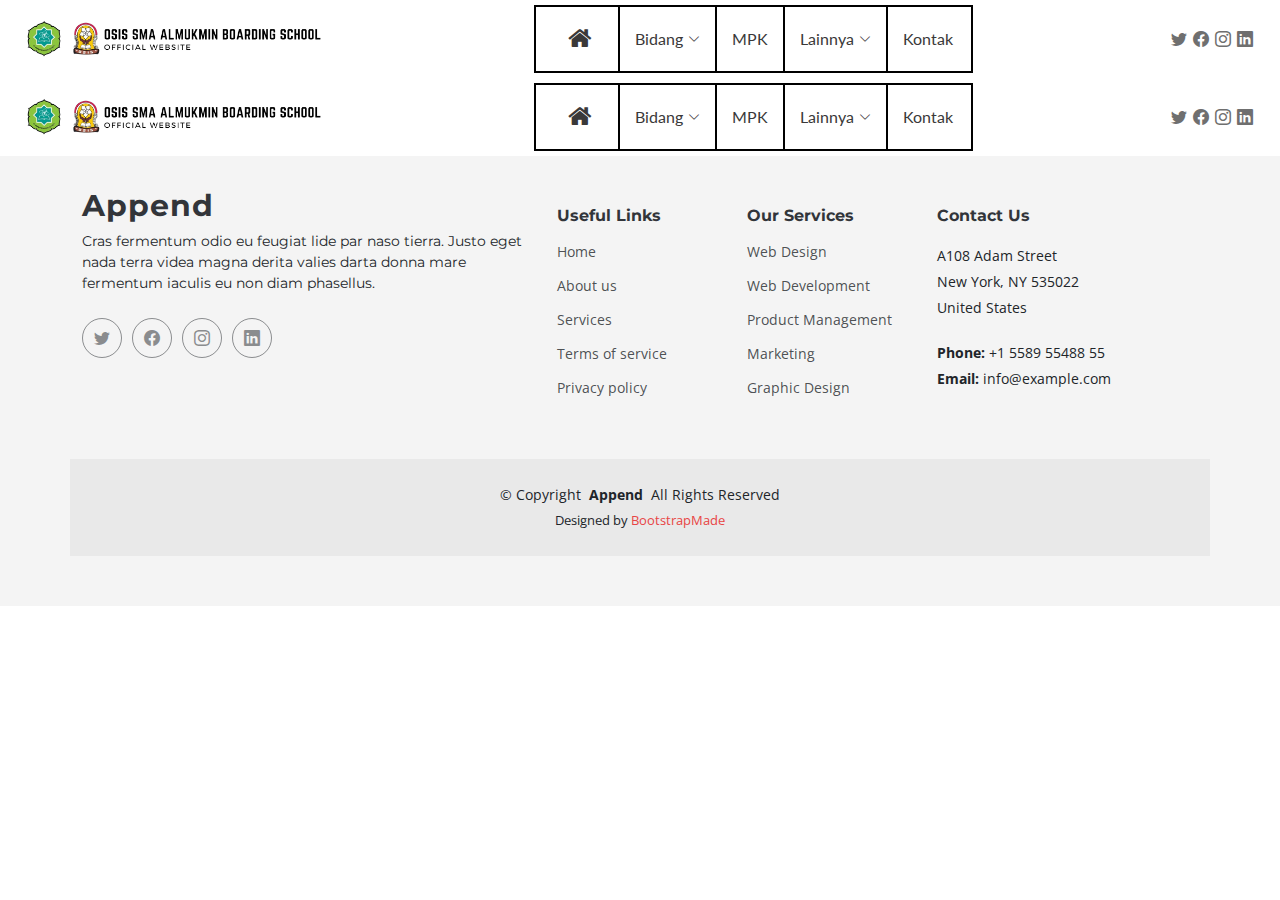
<file: gen-osis.html>
<!DOCTYPE html>
<html lang="en">

<head>
  <meta charset="utf-8">
  <meta name="description" content="Official Website OSIS SMA Al-Mukmin Boarding School Kota Bekasi">
  <meta content="width=device-width, initial-scale=1.0, maximum-scale=1.0, user-scalable=no" name="viewport">
  <meta property="og:image" content="assets/img/blog/logo-ambs.jpg">
  <meta content="" name="OSIS, osis, osis_ambs">
  <title>OSIS AMBS</title>

  <!-- Favicons -->
  <link href="assets/img/blog/logo-ambs.jpg" rel="icon">
  <link href="assets/img/blog/logo-ambs.jpg" rel="apple-touch-icon">

  <!-- Fonts -->
  <link href="https://fonts.googleapis.com" rel="preconnect">
  <link href="https://fonts.gstatic.com" rel="preconnect" crossorigin>
  <link href="https://fonts.googleapis.com/css2?family=Open+Sans:ital,wght@0,300;0,400;0,500;0,600;0,700;0,800;1,300;1,400;1,500;1,600;1,700;1,800&family=Montserrat:ital,wght@0,100;0,200;0,300;0,400;0,500;0,600;0,700;0,800;0,900;1,100;1,200;1,300;1,400;1,500;1,600;1,700;1,800;1,900&family=Lato:ital,wght@0,100;0,300;0,400;0,700;0,900;1,100;1,300;1,400;1,700;1,900&display=swap" rel="stylesheet">

  <!-- Vendor CSS Files -->
  <link href="assets/vendor/bootstrap/css/bootstrap.min.css" rel="stylesheet">
  <link href="assets/vendor/bootstrap-icons/bootstrap-icons.css" rel="stylesheet">
  <link href="assets/vendor/glightbox/css/glightbox.min.css" rel="stylesheet">
  <link href="assets/vendor/swiper/swiper-bundle.min.css" rel="stylesheet">
  <link href="assets/vendor/aos/aos.css" rel="stylesheet">
  <link rel="stylesheet" href="https://cdnjs.cloudflare.com/ajax/libs/font-awesome/4.7.0/css/font-awesome.min.css">
  <link href="https://cdn.jsdelivr.net/npm/bootstrap@5.3.2/dist/css/bootstrap.min.css" rel="stylesheet" integrity="sha384-T3c6CoIi6uLrA9TneNEoa7RxnatzjcDSCmG1MXxSR1GAsXEV/Dwwykc2MPK8M2HN" crossorigin="anonymous">
  <!-- Template Main CSS File -->
  <link href="assets/css/main.css" rel="stylesheet">

  <!-- =======================================================
  * Template Name: Append
  * Updated: Sep 18 2023 with Bootstrap v5.3.2
  * Template URL: https://bootstrapmade.com/append-bootstrap-website-template/
  * Author: BootstrapMade.com
  * License: https://bootstrapmade.com/license/
  ======================================================== -->
</head>

<body class="blog-page" data-bs-spy="scroll" data-bs-target="#navmenu">

  <!-- ======= Header ======= -->
  <header id="header" class="header sticky-top d-flex align-items-center">
    <div class="container-fluid d-flex align-items-center justify-content-between">

      <a href="index.html" class="logo d-flex align-items-center me-auto me-xl-0">
        <!-- Uncomment the line below if you also wish to use an image logo -->
        <!-- <img src="assets/img/logo.png" alt=""> -->
        <img class="jmbtrn" src="assets/img/blog/jumbotron.png" alt="osis">
        <!-- link logo canva https://www.canva.com/design/DAF3Ct5xJ7U/QZi0I98o7wQbqqrrZvSlRQ/edit?utm_content=DAF3Ct5xJ7U&utm_campaign=designshare&utm_medium=link2&utm_source=sharebutton -->
      </a>
      <!-- Nav Menu -->
      <nav id="navmenu" class="navmenu">
        <ul>
          <li class="knann"><a href="index.html" id="dropdown-bidang"><i style="font-size: 25px;" class="fa fa-home ukuran-icon-beranda"></i></a></li>
          <li class="dropdown has-dropdown"><a href="#"><span>Bidang</span><i class="bi bi-chevron-down"></i></a>
            <ul class="dd-box-shadow aja2">
              <li><a href="bidang-1.html">Bidang 1</a></li>
              <li><a href="bidang-2.html">Bidang 2</a></li>
              <li><a href="bidang-3.html">Bidang 3</a></li>
              <li><a href="bidang-4.html">Bidang 4</a></li>
              <li><a href="bidang-5.html">Bidang 5</a></li>
              <li><a href="bidang-6.html">Bidang 6</a></li>
              <li><a href="bidang-7.html">Bidang 7</a></li>
              <li><a href="bidang-8.html">Bidang 8</a></li>
              <li><a href="bidang-9.html">Bidang 9</a></li>
            </ul>
          </li>
          <li><a href="mpk.html">MPK</a></li>
          <li class="dropdown has-dropdown"><a href="#"><span>Lainnya</span> <i class="bi bi-chevron-down"></a></i>
            <ul class="dd-box-shadow">
              <li><a href="gen-osis.html">Generasi OSIS</a></li>
              <li><a href="pemilu.html">PEMILU</a></li>
            </ul>
          </li>
<!--          <li class="dropdown has-dropdown"><a href="#"><span>Dropdown</span> <i class="bi bi-chevron-down"></i></a>
            <ul class="dd-box-shadow aja2">
              <li><a href="#">Dropdown 1</a></li>
              <li class="dropdown has-dropdown"><a href="#"><span>Deep Dropdown</span> <i class="bi bi-chevron-down"></i></a>
                <ul class="dd-box-shadow">
                  <div class="aja2"><li><a href="#">Deep Dropdown 1</a></li></div>
                  <div class="aja2"><li><a href="#">Deep Dropdown 2</a></li></div>
                  <div class="aja2"><li><a href="#">Deep Dropdown 3</a></li></div>
                  <div class="aja2"><li><a href="#">Deep Dropdown 4</a></li></div>
                  <div class="aja3"><li><a href="#">Deep Dropdown 5</a></li></div>
                </ul>
              </li>
              <li><a href="#">Dropdown 2</a></li>
              <li><a href="#">Dropdown 3</a></li>
              <li><a href="#">Dropdown 4</a></li>
            </ul>
          </li>-->
          <li class="coeg">
            <a href="index.html#contact">Kontak</a>
          </li>
        </ul>
        <i class="mobile-nav-toggle d-xl-none bi-list"></i>
      </nav><!-- End Nav Menu -->
      <div class="header-social-links">
        <a href="#" class="twitter"><i class="bi bi-twitter"></i></a>
        <a href="#" class="facebook"><i class="bi bi-facebook"></i></a>
        <a href="#" class="instagram"><i class="bi bi-instagram"></i></a>
        <a href="#" class="linkedin"><i class="bi bi-linkedin"></i></i></a>
      </div>
<!--
      <a class="btn-getstarted" href="index.html#about">Get Started</a>
-->
    </div>

  </header><!-- End Header -->

<body class="blog-page" data-bs-spy="scroll" data-bs-target="#navmenu">

  <!-- ======= Header ======= -->
  <header id="header" class="header sticky-top d-flex align-items-center">
    <div class="container-fluid d-flex align-items-center justify-content-between">

      <a href="index.html" class="logo d-flex align-items-center me-auto me-xl-0">
        <!-- Uncomment the line below if you also wish to use an image logo -->
        <!-- <img src="assets/img/logo.png" alt=""> -->
        <img class="jmbtrn" src="assets/img/blog/jumbotron.png" alt="osis">
        <!-- link logo canva https://www.canva.com/design/DAF3Ct5xJ7U/QZi0I98o7wQbqqrrZvSlRQ/edit?utm_content=DAF3Ct5xJ7U&utm_campaign=designshare&utm_medium=link2&utm_source=sharebutton -->
      </a>
      <!-- Nav Menu -->
      <nav id="navmenu" class="navmenu">
        <ul>
          <li class="knann"><a href="index.html"><i style="font-size: 25px;" class="fa fa-home ukuran-icon-beranda"></i></a></li>
          <li class="dropdown has-dropdown"><a href="#"><span>Bidang</span> <i class="bi bi-chevron-down"></i></a>
            <ul class="dd-box-shadow aja2">
              <li><a href="bidang-1.html">Bidang 1</a></li>
              <li><a href="bidang-2.html">Bidang 2</a></li>
              <li><a href="bidang-3.html">Bidang 3</a></li>
              <li><a href="bidang-4.html">Bidang 4</a></li>
              <li><a href="bidang-5.html">Bidang 5</a></li>
              <li><a href="bidang-6.html">Bidang 6</a></li>
              <li><a href="bidang-7.html">Bidang 7</a></li>
              <li><a href="bidang-8.html">Bidang 8</a></li>
              <li><a href="bidang-9.html">Bidang 9</a></li>
            </ul>
          </li>
          <li><a href="mpk.html">MPK</a></li>
          <li class="dropdown has-dropdown"><a href="#"><span>Lainnya</span> <i class="bi bi-chevron-down"></a></i>
            <ul class="dd-box-shadow">
              <li><a href="gen-osis.html">Generasi OSIS</a></li>
              <li><a href="pemilu.html">PEMILU</a></li>
            </ul>
          </li>
<!--          <li class="dropdown has-dropdown"><a href="#"><span>Dropdown</span> <i class="bi bi-chevron-down"></i></a>
            <ul class="dd-box-shadow aja2">
              <li><a href="#">Dropdown 1</a></li>
              <li class="dropdown has-dropdown"><a href="#"><span>Deep Dropdown</span> <i class="bi bi-chevron-down"></i></a>
                <ul class="dd-box-shadow">
                  <div class="aja2"><li><a href="#">Deep Dropdown 1</a></li></div>
                  <div class="aja2"><li><a href="#">Deep Dropdown 2</a></li></div>
                  <div class="aja2"><li><a href="#">Deep Dropdown 3</a></li></div>
                  <div class="aja2"><li><a href="#">Deep Dropdown 4</a></li></div>
                  <div class="aja3"><li><a href="#">Deep Dropdown 5</a></li></div>
                </ul>
              </li>
              <li><a href="#">Dropdown 2</a></li>
              <li><a href="#">Dropdown 3</a></li>
              <li><a href="#">Dropdown 4</a></li>
            </ul>
          </li>-->
          <li class="coeg">
            <a href="index.html#contact">Kontak</a>
          </li>
        </ul>
        <i class="mobile-nav-toggle d-xl-none bi-list"></i>
      </nav><!-- End Nav Menu -->
      <div class="header-social-links">
        <a href="#" class="twitter"><i class="bi bi-twitter"></i></a>
        <a href="#" class="facebook"><i class="bi bi-facebook"></i></a>
        <a href="#" class="instagram"><i class="bi bi-instagram"></i></a>
        <a href="#" class="linkedin"><i class="bi bi-linkedin"></i></i></a>
      </div>
<!--
      <a class="btn-getstarted" href="index.html#about">Get Started</a>
-->
    </div>

  </header><!-- End Header -->
  
  <!-- ======= Footer ======= -->
  <footer id="footer" class="footer">

    <div class="container footer-top">
      <div class="row gy-4">
        <div class="col-lg-5 col-md-12 footer-about">
          <a href="index.html" class="logo d-flex align-items-center">
            <span>Append</span>
          </a>
          <p>Cras fermentum odio eu feugiat lide par naso tierra. Justo eget nada terra videa magna derita valies darta donna mare fermentum iaculis eu non diam phasellus.</p>
          <div class="social-links d-flex mt-4">
            <a href=""><i class="bi bi-twitter"></i></a>
            <a href=""><i class="bi bi-facebook"></i></a>
            <a href=""><i class="bi bi-instagram"></i></a>
            <a href=""><i class="bi bi-linkedin"></i></a>
          </div>
        </div>

        <div class="col-lg-2 col-6 footer-links">
          <h4>Useful Links</h4>
          <ul>
            <li><a href="#">Home</a></li>
            <li><a href="#">About us</a></li>
            <li><a href="#">Services</a></li>
            <li><a href="#">Terms of service</a></li>
            <li><a href="#">Privacy policy</a></li>
          </ul>
        </div>

        <div class="col-lg-2 col-6 footer-links">
          <h4>Our Services</h4>
          <ul>
            <li><a href="#">Web Design</a></li>
            <li><a href="#">Web Development</a></li>
            <li><a href="#">Product Management</a></li>
            <li><a href="#">Marketing</a></li>
            <li><a href="#">Graphic Design</a></li>
          </ul>
        </div>

        <div class="col-lg-3 col-md-12 footer-contact text-center text-md-start">
          <h4>Contact Us</h4>
          <p>A108 Adam Street</p>
          <p>New York, NY 535022</p>
          <p>United States</p>
          <p class="mt-4"><strong>Phone:</strong> <span>+1 5589 55488 55</span></p>
          <p><strong>Email:</strong> <span>info@example.com</span></p>
        </div>

      </div>
    </div>

    <div class="container copyright text-center mt-4">
      <p>&copy; <span>Copyright</span> <strong class="px-1">Append</strong> <span>All Rights Reserved</span></p>
      <div class="credits">
        <!-- All the links in the footer should remain intact. -->
        <!-- You can delete the links only if you've purchased the pro version. -->
        <!-- Licensing information: https://bootstrapmade.com/license/ -->
        <!-- Purchase the pro version with working PHP/AJAX contact form: [buy-url] -->
        Designed by <a href="https://bootstrapmade.com/">BootstrapMade</a>
      </div>
    </div>

  </footer><!-- End Footer -->

    <!-- Scroll Top Button -->
    <a href="#" id="scroll-top" class="scroll-top d-flex align-items-center justify-content-center"><i class="bi bi-arrow-up-short"></i></a

  <!-- Preloader -->
  <div id="preloader">
    <div></div>
    <div></div>
    <div></div>
    <div></div>
  </div>

  <!-- Vendor JS Files -->
  <script src="assets/vendor/bootstrap/js/bootstrap.bundle.min.js"></script>
  <script src="assets/vendor/glightbox/js/glightbox.min.js"></script>
  <script src="assets/vendor/purecounter/purecounter_vanilla.js"></script>
  <script src="assets/vendor/isotope-layout/isotope.pkgd.min.js"></script>
  <script src="assets/vendor/swiper/swiper-bundle.min.js"></script>
  <script src="assets/vendor/aos/aos.js"></script>
  <script src="assets/vendor/php-email-form/validate.js"></script>

  <!-- Template Main JS File -->
  <script src="assets/js/main.js"></script>

  </body>

  </html>
</file>
<file: assets/css/main.css>
/**
* Template Name: Append
* Updated: Sep 18 2023 with Bootstrap v5.3.2
* Template URL: https://bootstrapmade.com/append-bootstrap-website-template/
* Author: BootstrapMade.com
* License: https://bootstrapmade.com/license/
*/

/*--------------------------------------------------------------
# Font & Color Variables
# Help: https://bootstrapmade.com/color-system/
--------------------------------------------------------------*/
/* Fonts */
:root {
  --default-font: "Open Sans", system-ui, -apple-system, "Segoe UI", Roboto,
    "Helvetica Neue", Arial, "Noto Sans", "Liberation Sans", sans-serif,
    "Apple Color Emoji", "Segoe UI Emoji", "Segoe UI Symbol", "Noto Color Emoji";
  --heading-font: "Montserrat", sans-serif;
  --nav-font: "Lato", sans-serif;
}

/* Global Colors */
:root {
  --background-color: #ffffff;
  --background-color-rgb: 255, 255, 255;
  --default-color: #212529;
  --default-color-rgb: 33, 37, 41;
  --primary-color: #e84545;
  --primary-color-rgb: 232, 69, 69;
  --secondary-color: #32353a;
  --secondary-color-rgb: 50, 53, 58;
  --contrast-color: #ffffff;
  --contrast-color-rgb: 255, 255, 255;
}

/* Nav Menu Colors */
:root {
  --nav-color: #3a3939;
  --nav-hover-color: #e84545;
  --nav-dropdown-color: #3a3939;
  --nav-dropdown-hover-color: #e84545;
  --nav-dropdown-background-color: #ffffff;
  --nav-mobile-background-color: #ffffff;
}

/* Smooth scroll */
:root {
  scroll-behavior: smooth;
}

/*--------------------------------------------------------------
# General
--------------------------------------------------------------*/
body {
  color: var(--default-color);
  background-color: var(--background-color);
  font-family: var(--default-font);
}

* {
  margin: 0;
  padding: 0;
  box-sizing: border-box;
}

a {
  color: var(--primary-color);
  text-decoration: none;
  transition: 0.3s;
}

a:hover {
  color: rgba(var(--primary-color-rgb), 0.7);
  text-decoration: none;
}

h1,
h2,
h3,
h4,
h5,
h6 {
  color: var(--secondary-color);
  font-family: var(--heading-font);
}

section {
  color: var(--default-color);
  background-color: var(--background-color);
  padding: 60px 0;
  overflow: clip;
}

/*--------------------------------------------------------------
# Section Title
--------------------------------------------------------------*/
.section-title {
  text-align: center;
  padding-bottom: 60px;
}

.section-title h2 {
  font-size: 32px;
  font-weight: 700;
  position: relative;
}

.section-title h2:before,
.section-title h2:after {
  content: "";
  width: 50px;
  height: 2px;
  background: var(--primary-color);
  display: inline-block;
}

.section-title h2:before {
  margin: 0 15px 10px 0;
}

.section-title h2:after {
  margin: 0 0 10px 15px;
}

.section-title p {
  margin-bottom: 0;
}

/*--------------------------------------------------------------
# Page Title & Breadcrumbs
--------------------------------------------------------------*/
.page-title {
  color: var(--default-color);
  background-color: var(--background-color);
}

.page-title .heading {
  padding: 80px 0;
  border-top: 1px solid rgba(var(--default-color-rgb), 0.1);
}

.page-title .heading h1 {
  font-size: 38px;
  font-weight: 700;
  color: var(--secondary-color);
}

.page-title nav {
  background-color: rgba(var(--default-color-rgb), 0.05);
  padding: 20px 0;
}

.page-title nav ol {
  display: flex;
  flex-wrap: wrap;
  list-style: none;
  margin: 0;
  font-size: 16px;
  font-weight: 600;
}

.page-title nav ol li + li {
  padding-left: 10px;
}

.page-title nav ol li + li::before {
  content: "/";
  display: inline-block;
  padding-right: 10px;
  color: rgba(var(--default-color-rgb), 0.3);
}

/*--------------------------------------------------------------
# Global Header
--------------------------------------------------------------*/
.header {
  --background-color: #ffffff;
  color: var(--default-color);
  background-color: var(--background-color);
  padding: 5px 0;
  transition: all 0.5s;
  z-index: 997;
}

.header .logo img {
  max-height: 55px;
  margin-right: 6px;
}

.header .logo h1 {
  font-size: 24px;
  margin: 0;
  font-weight: 600;
  color: var(--secondary-color);
}

.header .logo span {
  color: var(--primary-color);
  font-size: 24px;
  font-weight: 600;
  padding-left: 3px;
}

.header .btn-getstarted,
.header .btn-getstarted:focus {
  color: var(--contrast-color);
  background: var(--primary-color);
  font-size: 14px;
  padding: 8px 26px;
  margin: 0;
  border-radius: 4px;
  transition: 0.3s;
}

.header .btn-getstarted:hover,
.header .btn-getstarted:focus:hover {
  color: var(--contrast-color);
  background: rgba(var(--primary-color-rgb), 0.85);
}

@media (max-width: 1200px) {
  .header .logo {
    order: 1;
  }

  .header .btn-getstarted {
    order: 2;
    margin: 0 15px 0 0;
    padding: 6px 20px;
  }

  .header .navmenu {
    order: 3;
  }
}

/* Global Header on page scroll
------------------------------*/
.scrolled .header {
  --background-color: #ffffff;
  --secondary-color: #444444;
  --nav-color: #444444;
  --nav-hover-color: #e84545;
  box-shadow: 0 0 30px 10px rgba(0, 0, 0, 0.1);
}

/* Global Scroll Margin Top
------------------------------*/
section {
  scroll-margin-top: 90px;
}

@media (max-width: 1199px) {
  section {
    scroll-margin-top: 66px;
  }
}

/* Home Page Custom Header
------------------------------*/
.index-page .header {
  --background-color: rgba(255, 255, 255, 0);
  --secondary-color: #ffffff;
  --nav-color: rgba(255, 255, 255, 0.515);
  --nav-hover-color: #ffffff;
}

/* Home Page Custom Header on page scroll
------------------------------*/
.index-page.scrolled .header {
  --background-color: #ffffff;
  --secondary-color: #444444;
  --nav-color: #444444;
  --nav-hover-color: #d83535;
}

/*--------------------------------------------------------------
# Header Social Links
--------------------------------------------------------------*/
.header-social-links {
  padding-right: 15px;
  display: flex;
}

.header-social-links a {
  color: #6f6f6f;
  padding-left: 6px;
  display: inline-block;
  line-height: 0px;
  transition: 0.3s;
  font-size: 16px;
}

.header-social-links a:hover {
  color: #34b7a7;
}

/*
* Mobile
*/

/* Style untuk container gambar */
/* Style untuk bentuk bagian bawah */
.elementor-section {
  position: relative;
}

.elementor-widget {
  position: relative;
}

.depet-be {
  position: absolute;
  bottom: 20px;
  left: 0;
  width: 100%;
}

.depet-be svg {
  width: 100%;
  height: auto;
}

.text-overlay {
  position: relative;
  z-index: 1;
  text-align: center;
  color: white; /* Sesuaikan warna teks agar cocok dengan latar belakang */
}

.elementor-widget img {
  display: block;
  width: 100%;
  height: auto;
  border: none;
}

/* Gaya tambahan sesuai kebutuhan */

/* Aturan CSS untuk tampilan mobile (ukuran layar ≤ 768px) */
@media (max-width: 768px) {
  .header-social-links {
    display: flex;
    text-align: center; /* Teks menjadi pusat */
  }

  .header-social-links a {
    display: inline-block;
    margin: 5px; /* Memberi jarak di sekitar ikon sosial */
  }
  /* Hide the social links in the header */
  .header-social-links {
    display: none;
  }

  /* Display social  links within the mobile navigation */
  #navmenu .header-social-links {
    display: block;
    text-align: center;
    margin-top: 10px; /* Adjust the spacing */
  }

  #navmenu .header-social-links a {
    display: inline-block;
    margin: 5px; /* Adjust spacing between icons */
  }
  /* Contoh penyesuaian untuk layar dengan lebar maksimal 768px */
  .container {
    width: 100%; /* Misalnya, mengubah lebar container */
  }
  .jmbtrn {
    width: 90%;
  }
  /* Sesuaikan gaya atau tata letak elemen lain sesuai kebutuhan */
}

/*media queries ukuran samsungs8+
@media (max-width: 360px) {
  .container {
    width: 100%;
  }
  .jmbtrn {
    width: 90%;
  }
}*/

@media (max-width: 740px) {
  .container {
    width: 100%;
  }
  .jmbtrn {
    width: 90%;
  }
}
/*
*end media queries samsung s8+
*/

/* Aturan CSS untuk tampilan pada tablet (ukuran layar ≤ 1024px) */
@media screen and (max-width: 1200px) {
  /* Hide the social links in the header */
  .header-social-links {
    display: none;
  }

  /* Display social links within the mobile navigation */
  #navmenu .header-social-links {
    display: flex;
    justify-content: center;
    align-items: center;
    margin-top: 10px; /* Sesuaikan jarak antar ikon */
  }

  #navmenu .header-social-links a {
    display: inline-block;
    margin: 5px; /* Sesuaikan jarak antar ikon */
  }
}

/*--------------------------------------------------------------
# Navigation Menu
--------------------------------------------------------------*/
/* Desktop Navigation */
@media (min-width: 1200px) {
  .navmenu {
    padding: 0;
  }
  /*
  .aja1 {
    border-bottom: 2px solid #000000;
    border-top: 2px solid #000000; 
    border-radius: 4px;
  }

  .aja2 {
    border-top: 2px solid #000000;
    border-radius: 4px;
  }
  .aja3 {
    border-bottom: 2px solid #000000;
    border-top: 2px solid #000000;
    border-radius: 4px;
  }
*/
  nav li {
    transition: background-color 0.2s ease-out 0.1s;
    border-left: 2px solid #000;
  }

  nav li:hover {
    background-color: #555555;
    text-decoration: underline 3px #000000;
  }

  nav li.coeg {
    padding-right: 18px;
  }

  nav li a {
    border-right: none;
  }

  .navmenu ul {
    margin: 0;
    padding: 0;
    display: flex;
    list-style: none;
    align-items: center;
    border: 2px solid #000;
    border-left: none;
  }

  .navmenu li {
    position: relative;
  }

  .navmenu a,
  .navmenu a:focus {
    color: var(--nav-color);
    padding: 20px 15px;
    font-size: 16px;
    font-family: var(--nav-font);
    font-weight: 400;
    display: flex;
    align-items: center;
    justify-content: space-between;
    white-space: nowrap;
    transition: 0.1s;
  }

  .navmenu a i,
  .navmenu a:focus i {
    font-size: 12px;
    line-height: 0;
    margin-left: 5px;
    transition: 0.3s;
  }

  .navmenu li:last-child a {
    padding-right: 0;
  }

  .navmenu li:hover > a,
  .navmenu .active,
  .navmenu .active:focus {
    color: #fff;
  }

  .navmenu .dropdown ul {
    margin: 0;
    padding: 0;
    background: var(--nav-dropdown-background-color);
    display: block;
    position: absolute;
    visibility: hidden;
    left: 14px;
    top: 130%;
    opacity: 0;
    transition: 0.2s;
    border-radius: 4px;
    z-index: 99;
    border-bottom: 2px solid #000000;
    border-right: 2px solid #000;
  }

  .navmenu .dropdown ul li {
    min-width: 200px;
    border-bottom: none;
  }

  .navmenu .dropdown ul a {
    padding: 10px 20px;
    font-size: 15px;
    text-transform: none;
    color: var(--nav-dropdown-color);
  }

  .navmenu .dropdown ul a i {
    font-size: 12px;
  }

  .navmenu .dropdown ul a:hover,
  .navmenu .dropdown ul .active:hover,
  .navmenu .dropdown ul li:hover > a {
    color: #ffffff;
  }

  .navmenu .dropdown:hover > ul {
    opacity: 1;
    top: 100%;
    visibility: visible;
  }

  .navmenu .dropdown .dropdown ul {
    top: 0;
    left: -90%;
    visibility: hidden;
  }

  .navmenu .dropdown .dropdown:hover > ul {
    opacity: 1;
    top: 0;
    left: -100%;
    visibility: visible;
  }

  .navmenu .megamenu {
    position: static;
  }

  .navmenu .megamenu ul {
    margin: 0;
    padding: 10px;
    background: var(--nav-dropdown-background-color);
    box-shadow: 0px 0px 20px rgba(var(--default-color-rgb), 0.1);
    display: block;
    position: absolute;
    top: 130%;
    left: 0;
    right: 0;
    visibility: hidden;
    opacity: 0;
    display: flex;
    transition: 0.3s;
    border-radius: 4px;
    z-index: 99;
  }

  .navmenu .megamenu ul li {
    flex: 1;
  }

  .navmenu .megamenu ul li a,
  .navmenu .megamenu ul li:hover > a {
    padding: 10px 20px;
    font-size: 15px;
    color: var(--nav-dropdown-color);
  }

  .navmenu .megamenu ul li a:hover,
  .navmenu .megamenu ul li .active,
  .navmenu .megamenu ul li .active:hover {
    color: var(--nav-dropdown-hover-color);
  }

  .navmenu .megamenu:hover > ul {
    opacity: 1;
    top: 100%;
    visibility: visible;
  }

  .navmenu li.dd-box-shadow {
    box-shadow: 0px 0px 30px rgba(var(--default-color-rgb), 0.15);
  }
}

/* Mobile Navigation */
@media (max-width: 1199px) {
  .mobile-nav-toggle {
    color: var(--nav-color);
    font-size: 28px;
    line-height: 0;
    margin-right: 10px;
    cursor: pointer;
    transition: color 0.3s;
  }
  .navmenu {
    padding: 0;
    z-index: 9997;
  }

  .navmenu ul {
    display: none;
    position: absolute;
    inset: 60px 20px 20px 20px;
    padding: 10px 0;
    margin: 0;
    border-radius: 6px;
    background-color: var(--nav-mobile-background-color);
    overflow-y: auto;
    transition: 0.3s;
    z-index: 9998;
    box-shadow: 0px 0px 30px rgba(var(--default-color-rgb), 0.1);
  }

  .navmenu a,
  .navmenu a:focus {
    color: var(--nav-dropdown-color);
    padding: 10px 20px;
    font-family: var(--nav-font);
    font-size: 17px;
    font-weight: 500;
    display: flex;
    align-items: center;
    justify-content: space-between;
    white-space: nowrap;
    transition: 0.3s;
  }

  .navmenu a i,
  .navmenu a:focus i {
    font-size: 12px;
    line-height: 0;
    margin-left: 5px;
    width: 30px;
    height: 30px;
    display: flex;
    align-items: center;
    justify-content: center;
    border-radius: 50%;
    transition: 0.3s;
    background-color: rgba(var(--primary-color-rgb), 0.1);
  }

  .navmenu a i:hover,
  .navmenu a:focus i:hover {
    background-color: var(--primary-color);
    color: var(--contrast-color);
  }

  .navmenu a:hover,
  .navmenu .active,
  .navmenu .active:focus {
    color: var(--nav-dropdown-hover-color);
  }

  .navmenu .active i,
  .navmenu .active:focus i {
    background-color: var(--primary-color);
    color: var(--contrast-color);
    transform: rotate(180deg);
  }

  .navmenu .dropdown ul,
  .navmenu .megamenu ul {
    position: static;
    display: none;
    z-index: 99;
    padding: 10px 0;
    margin: 10px 20px;
    background-color: var(--nav-dropdown-background-color);
    transition: all 0.5s ease-in-out;
  }

  .navmenu .dropdown ul ul,
  .navmenu .megamenu ul ul {
    background-color: rgba(33, 37, 41, 0.1);
  }

  .navmenu .dropdown > .dropdown-active,
  .navmenu .megamenu > .dropdown-active {
    display: block;
    background-color: #8c8c8c;
  }

  .mobile-nav-active {
    overflow: hidden;
  }

  .mobile-nav-active .mobile-nav-toggle {
    color: #fff;
    position: absolute;
    font-size: 32px;
    top: 15px;
    right: 15px;
    margin-right: 0;
    z-index: 9999;
  }

  .mobile-nav-active .navmenu {
    position: fixed;
    overflow: hidden;
    inset: 0;
    background: rgba(7, 125, 243, 0.8);
    transition: 0.3s;
  }

  .mobile-nav-active .navmenu > ul {
    display: block;
    background: #c6d5de;
  }
}

/*--------------------------------------------------------------
# Scroll Top Button
--------------------------------------------------------------*/
.scroll-top {
  position: fixed;
  visibility: hidden;
  opacity: 0;
  right: 15px;
  bottom: 15px;
  z-index: 99999;
  background-color: var(--primary-color);
  width: 40px;
  height: 40px;
  border-radius: 4px;
  transition: all 0.4s;
}

.scroll-top i {
  font-size: 24px;
  color: #ffffff;
  line-height: 0;
}

.scroll-top:hover {
  background-color: rgba(var(--primary-color-rgb), 0.8);
  color: #ffffff;
}

.scroll-top.active {
  visibility: visible;
  opacity: 1;
}

/*--------------------------------------------------------------
# Preloader
--------------------------------------------------------------*/
#preloader {
  position: fixed;
  inset: 0;
  z-index: 9999;
  overflow: hidden;
  background-color: var(--background-color);
  transition: all 0.6s ease-out;
  width: 100%;
  height: 100vh;
  display: flex;
  align-items: center;
  justify-content: center;
}

#preloader div {
  width: 13px;
  height: 13px;
  background-color: var(--primary-color);
  border-radius: 50%;
  animation-timing-function: cubic-bezier(0, 1, 1, 0);
  position: center;
  left: 50%;
}

#preloader div:nth-child(1) {
  left: 8px;
  animation: animate-preloader-1 0.3s infinite;
}

#preloader div:nth-child(2) {
  left: 8px;
  animation: animate-preloader-2 0.4s infinite;
}

#preloader div:nth-child(3) {
  animation: animate-preloader 0.5s infinite;
}

#preloader div:nth-child(4) {
  left: 56px;
  animation: animate-preloader-3 0.7s infinite;
}

@keyframes animate-preloader-1 {
  0% {
    transform: scale(0);
  }

  100% {
    transform: scale(1);
  }
}

@keyframes animate-preloader-3 {
  0% {
    transform: scale(1);
  }

  100% {
    transform: scale(0);
  }
}

@keyframes animate-preloader-2 {
  0% {
    transform: translate(0, 0);
  }
  100% {
    transform: translate(24px, 0);
  }
}

/*--------------------------------------------------------------
# Disable aos animation delay on mobile devices
--------------------------------------------------------------*/
@media screen and (max-width: 768px) {
  [data-aos-delay] {
    transition-delay: 0 !important;
  }
}

/*--------------------------------------------------------------
# Footer
--------------------------------------------------------------*/
.footer {
  --background-color: #f4f4f4;
  color: var(--default-color);
  background-color: var(--background-color);
  font-size: 14px;
  padding-bottom: 50px;
}

.footer .footer-top {
  padding-top: 50px;
}

.footer .footer-about .logo {
  line-height: 0;
  margin-bottom: 25px;
}

.footer .footer-about .logo img {
  max-height: 40px;
  margin-right: 6px;
}

.footer .footer-about .logo span {
  color: var(--secondary-color);
  font-size: 30px;
  font-weight: 700;
  letter-spacing: 1px;
  font-family: var(--heading-font);
}

.footer .footer-about p {
  font-size: 14px;
  font-family: var(--heading-font);
}

.footer .social-links a {
  display: flex;
  align-items: center;
  justify-content: center;
  width: 40px;
  height: 40px;
  border-radius: 50%;
  border: 1px solid rgba(var(--default-color-rgb), 0.5);
  font-size: 16px;
  color: rgba(var(--default-color-rgb), 0.5);
  margin-right: 10px;
  transition: 0.3s;
}

.footer .social-links a:hover {
  color: var(--primary-color);
  border-color: var(--primary-color);
}

.footer h4 {
  color: var(--secondary-color);
  font-size: 16px;
  font-weight: bold;
  position: relative;
  padding-bottom: 12px;
}

.footer .footer-links {
  margin-bottom: 30px;
}

.footer .footer-links ul {
  list-style: none;
  padding: 0;
  margin: 0;
}

.footer .footer-links ul i {
  padding-right: 2px;
  font-size: 12px;
  line-height: 0;
}

.footer .footer-links ul li {
  padding: 10px 0;
  display: flex;
  align-items: center;
}

.footer .footer-links ul li:first-child {
  padding-top: 0;
}

.footer .footer-links ul a {
  color: rgba(var(--default-color-rgb), 0.8);
  display: inline-block;
  line-height: 1;
}

.footer .footer-links ul a:hover {
  color: var(--primary-color);
}

.footer .footer-contact p {
  margin-bottom: 5px;
}

.footer .copyright {
  padding-top: 25px;
  padding-bottom: 25px;
  background-color: rgba(var(--default-color-rgb), 0.05);
}

.footer .copyright p {
  margin-bottom: 0;
}

.footer .credits {
  margin-top: 6px;
  font-size: 13px;
}

/*--------------------------------------------------------------
# Home Page
--------------------------------------------------------------*/
/* Hero Section - Home Page
------------------------------*/
.hero {
  --default-color: #ffffff;
  --default-color-rgb: 255, 255, 255;
  --background-color: #000000;
  --background-color-rgb: 0, 0, 0;
  width: 100%;
  min-height: 100vh;
  position: relative;
  padding: 160px 0 80px 0;
  display: flex;
  align-items: center;
  justify-content: center;
}

.hero img {
  position: absolute;
  inset: 0;
  display: block;
  width: 100%;
  height: 100%;
  -o-object-fit: cover;
  object-fit: cover;
  z-index: 1;
}

.hero:before {
  content: "";
  background: rgba(var(--background-color-rgb), 0.5);
  position: absolute;
  inset: 0;
  z-index: 2;
}

.hero .container {
  position: relative;
  z-index: 3;
}

.hero h2 {
  color: var(--contrast-color);
  margin: 0;
  font-size: 44px;
  font-weight: 700;
}

.hero p {
  color: rgba(var(--default-color-rgb), 0.8);
  margin: 5px 0 0 0;
  font-size: 20px;
}

.hero .sign-up-form {
  margin-top: 20px;
  padding: 10px;
  border-radius: 7px;
  background: #fff;
  box-shadow: 0 15px 30px 0 rgba(0, 0, 0, 0.1);
}

.hero .sign-up-form .form-control {
  border: none;
}

.hero .sign-up-form .form-control:active,
.hero .sign-up-form .form-control:focus {
  outline: none;
  box-shadow: none;
}

.hero .sign-up-form input[type="submit"] {
  box-shadow: 0 15px 30px 0 rgba(0, 0, 0, 0.2);
  background-color: var(--primary-color);
  border-color: var(--primary-color);
  padding: 8px 20px 10px 20px;
  border-radius: 7px;
  color: var(--contrast-color);
}

.hero .sign-up-form input[type="submit"]:hover {
  background-color: rgba(var(--primary-color-rgb), 0.9);
}

@media (max-width: 768px) {
  .hero h2 {
    font-size: 32px;
  }

  .hero p {
    font-size: 18px;
  }
}

/* Clients Section - Home Page
------------------------------*/
.clients {
  padding: 10px 0;
}

.clients .client-logo {
  display: flex;
  justify-content: center;
  align-items: center;
  overflow: hidden;
}

.clients .client-logo img {
  padding: 40px;
  max-width: 80%;
  transition: 0.3s;
  opacity: 0.5;
  filter: grayscale(100);
}

.clients .client-logo img:hover {
  filter: none;
  opacity: 1;
}

@media (max-width: 640px) {
  .clients .client-logo img {
    padding: 20px;
  }
}

/* About Section - Home Page
------------------------------*/
.about {
  --background-color: #f4f4f4;
}

.about .content h3 {
  font-size: 16px;
  font-weight: 500;
  line-height: 19px;
  padding: 10px 20px;
  background: rgba(var(--primary-color-rgb), 0.05);
  color: var(--primary-color);
  border-radius: 7px;
  display: inline-block;
}

.about .content h2 {
  font-weight: 700;
}

.about .content p:last-child {
  margin-bottom: 0;
}

.about .content .read-more {
  background: var(--primary-color);
  color: var(--contrast-color);
  font-family: var(--heading-font);
  font-weight: 500;
  font-size: 16px;
  letter-spacing: 1px;
  padding: 12px 24px;
  border-radius: 5px;
  transition: 0.3s;
  display: inline-flex;
  align-items: center;
  justify-content: center;
}

.about .content .read-more i {
  font-size: 18px;
  margin-left: 5px;
  line-height: 0;
  transition: 0.3s;
}

.about .content .read-more:hover {
  background: rgba(var(--primary-color-rgb), 0.8);
  padding-right: 19px;
}

.about .content .read-more:hover i {
  margin-left: 10px;
}

.about .icon-box {
  padding: 50px 40px;
  box-shadow: 0px 10px 50px rgba(0, 0, 0, 0.1);
  border-radius: 10px;
  transition: all 0.3s ease-out 0s;
  background-color: #fff;
}

.about .icon-box i {
  width: 80px;
  height: 80px;
  border-radius: 50%;
  display: inline-flex;
  align-items: center;
  justify-content: center;
  margin-bottom: 24px;
  font-size: 32px;
  line-height: 0;
  transition: all 0.4s ease-out 0s;
  background-color: rgba(var(--primary-color-rgb), 0.05);
  color: var(--primary-color);
}

.about .icon-box h3 {
  margin-bottom: 10px;
  font-size: 24px;
  font-weight: 700;
}

.about .icon-box p {
  margin-bottom: 0;
}

.about .icon-box:hover i {
  background-color: var(--primary-color);
  color: var(--contrast-color);
}

.about .icon-boxes .col-md-6:nth-child(2) .icon-box,
.about .icon-boxes .col-md-6:nth-child(4) .icon-box {
  margin-top: -40px;
}

@media (max-width: 768px) {
  .about .icon-boxes .col-md-6:nth-child(2) .icon-box,
  .about .icon-boxes .col-md-6:nth-child(4) .icon-box {
    margin-top: 0;
  }
}

/* Stats Section - Home Page
------------------------------*/
.stats {
  --default-color: #ffffff;
  --default-color-rgb: 255, 255, 255;
  --background-color: #000000;
  --background-color-rgb: 0, 0, 0;
  position: relative;
  padding: 120px 0;
}

.stats img {
  position: absolute;
  inset: 0;
  display: block;
  width: 100%;
  height: 100%;
  -o-object-fit: cover;
  object-fit: cover;
  z-index: 1;
}

.stats:before {
  content: "";
  background: rgba(var(--background-color-rgb), 0.6);
  position: absolute;
  inset: 0;
  z-index: 2;
}

.stats .container {
  position: relative;
  z-index: 3;
}

.stats .stats-item {
  padding: 30px;
  width: 100%;
}

.stats .stats-item span {
  font-size: 48px;
  display: block;
  color: var(--default-color);
  font-weight: 700;
}

.stats .stats-item p {
  padding: 0;
  margin: 0;
  font-family: var(--heading-font);
  font-size: 16px;
  font-weight: 700;
  color: rgba(var(--default-color-rgb), 0.6);
}

/* Services Section - Home Page
------------------------------*/
.services .service-item {
  position: relative;
  padding-top: 40px;
}

.services .service-item:before {
  content: "";
  position: absolute;
  top: 0;
  left: 0;
  right: 0;
  height: 2px;
  background: rgba(var(--default-color-rgb), 0.1);
}

.services .service-item::after {
  content: "";
  position: absolute;
  top: 0;
  left: 0;
  width: 30px;
  height: 2px;
  background: var(--primary-color);
}

.services .service-item .icon {
  width: 48px;
  height: 48px;
  position: relative;
  margin-right: 50px;
  line-height: 0;
}

.services .service-item .icon i {
  color: rgba(var(--default-color-rgb), 0.7);
  font-size: 56px;
  transition: ease-in-out 0.3s;
  z-index: 2;
  position: relative;
}

.services .service-item .icon:before {
  position: absolute;
  content: "";
  height: 30px;
  width: 30px;
  background: rgba(var(--primary-color-rgb), 0.3);
  border-radius: 50px;
  z-index: 1;
  bottom: -15px;
  right: -15px;
  transition: 0.3s;
}

.services .service-item .title {
  font-weight: 700;
  margin-bottom: 15px;
  font-size: 18px;
}

.services .service-item .title a {
  color: var(--secondary-color);
}

.services .service-item .title a:hover {
  color: var(--primary-color);
}

.services .service-item .description {
  line-height: 24px;
  font-size: 14px;
}

/* Features Section - Home Page
------------------------------*/
.features .features-item {
  color: rgba(var(--default-color-rgb), 0.8);
}

.features .features-item + .features-item {
  margin-top: 100px;
}

@media (max-width: 768px) {
  .features .features-item + .features-item {
    margin-top: 40px;
  }
}

.features .features-item h3 {
  font-weight: 700;
  font-size: 26px;
}

.features .features-item .btn-get-started {
  background-color: var(--primary-color);
  color: var(--contrast-color);
  padding: 8px 30px 10px 30px;
  border-radius: 4px;
}

.features .features-item .btn-get-started:hover {
  background-color: rgba(var(--primary-color-rgb), 0.9);
}

.features .features-item ul {
  list-style: none;
  padding: 0;
}

.features .features-item ul li {
  padding-bottom: 10px;
  display: flex;
  align-items: flex-start;
}

.features .features-item ul li:last-child {
  padding-bottom: 0;
}

.features .features-item ul i {
  font-size: 20px;
  padding-right: 4px;
  color: var(--primary-color);
}

.features .features-item img {
  border: 6px solid var(--background-color);
  box-shadow: 0 15px 30px -10px rgba(0, 0, 0, 0.1);
}

.features .features-item .features-img-bg {
  position: relative;
  min-height: 500px;
}

@media (max-width: 640px) {
  .features .features-item .features-img-bg {
    min-height: 300px;
  }
}

.features .features-item .features-img-bg img {
  position: absolute;
  inset: 0;
  display: block;
  width: 100%;
  height: 100%;
  -o-object-fit: cover;
  object-fit: cover;
}

.features .features-item .image-stack {
  display: grid;
  position: relative;
  grid-template-columns: repeat(12, 1fr);
}

.features .features-item .image-stack .stack-back {
  grid-column: 4/-1;
  grid-row: 1;
  width: 100%;
  z-index: 1;
}

.features .features-item .image-stack .stack-front {
  grid-row: 1;
  grid-column: 1 / span 8;
  margin-top: 20%;
  width: 100%;
  z-index: 2;
}

/* Portfolio Section - Home Page
------------------------------*/
.portfolio .portfolio-filters {
  padding: 0;
  margin: 0 auto 20px auto;
  list-style: none;
  text-align: center;
}

.portfolio .portfolio-filters li {
  cursor: pointer;
  display: inline-block;
  padding: 8px 20px 10px 20px;
  margin: 0;
  font-size: 15px;
  font-weight: 500;
  line-height: 1;
  margin-bottom: 5px;
  border-radius: 50px;
  transition: all 0.3s ease-in-out;
  font-family: var(--heading-font);
}

.portfolio .portfolio-filters li:hover,
.portfolio .portfolio-filters li.filter-active {
  color: var(--contrast-color);
  background-color: var(--primary-color);
}

.portfolio .portfolio-filters li:first-child {
  margin-left: 0;
}

.portfolio .portfolio-filters li:last-child {
  margin-right: 0;
}

@media (max-width: 575px) {
  .portfolio .portfolio-filters li {
    font-size: 14px;
    margin: 0 0 10px 0;
  }
}

.portfolio .portfolio-item {
  position: relative;
  overflow: hidden;
}

.portfolio .portfolio-item .portfolio-info {
  opacity: 0;
  position: absolute;
  left: 12px;
  right: 12px;
  bottom: -100%;
  z-index: 3;
  transition: all ease-in-out 0.5s;
  background: rgba(var(--background-color-rgb), 0.9);
  padding: 15px;
}

.portfolio .portfolio-item .portfolio-info h4 {
  font-size: 18px;
  font-weight: 600;
  padding-right: 50px;
}

.portfolio .portfolio-item .portfolio-info p {
  color: rgba(var(--default-color-rgb), 0.7);
  font-size: 14px;
  margin-bottom: 0;
  padding-right: 50px;
}

.portfolio .portfolio-item .portfolio-info .preview-link,
.portfolio .portfolio-item .portfolio-info .details-link {
  position: absolute;
  right: 50px;
  font-size: 24px;
  top: calc(50% - 14px);
  color: rgba(var(--default-color-rgb), 0.7);
  transition: 0.3s;
  line-height: 0;
}

.portfolio .portfolio-item .portfolio-info .preview-link:hover,
.portfolio .portfolio-item .portfolio-info .details-link:hover {
  color: var(--primary-color);
}

.portfolio .portfolio-item .portfolio-info .details-link {
  right: 14px;
  font-size: 28px;
}

.portfolio .portfolio-item:hover .portfolio-info {
  opacity: 1;
  bottom: 0;
}

/* Pricing Section - Home Page
------------------------------*/
.pricing {
  padding: 60px 0 120px 0;
}

.pricing .section-title {
  margin-bottom: 40px;
}

.pricing .pricing-item {
  box-shadow: 0 3px 20px -2px rgba(var(--default-color-rgb), 0.1);
  padding: 60px 40px;
  height: 100%;
  position: relative;
  border-radius: 15px;
}

.pricing h3 {
  font-weight: 600;
  margin-bottom: 15px;
  font-size: 20px;
  text-align: center;
}

.pricing .icon {
  margin: 30px auto 20px auto;
  width: 70px;
  height: 70px;
  background: var(--primary-color);
  border-radius: 50%;
  display: flex;
  align-items: center;
  justify-content: center;
  transition: 0.3s;
  transform-style: preserve-3d;
}

.pricing .icon i {
  color: var(--background-color);
  font-size: 28px;
  transition: ease-in-out 0.3s;
  line-height: 0;
}

.pricing .icon::before {
  position: absolute;
  content: "";
  height: 86px;
  width: 86px;
  border-radius: 50%;
  background: rgba(var(--primary-color-rgb), 0.2);
  transition: all 0.3s ease-out 0s;
  transform: translateZ(-1px);
}

.pricing .icon::after {
  position: absolute;
  content: "";
  height: 102px;
  width: 102px;
  border-radius: 50%;
  background: rgba(var(--primary-color-rgb), 0.1);
  transition: all 0.3s ease-out 0s;
  transform: translateZ(-2px);
}

.pricing h4 {
  font-size: 48px;
  color: var(--primary-color);
  font-weight: 700;
  font-family: var(--heading-font);
  margin-bottom: 25px;
  text-align: center;
}

.pricing h4 sup {
  font-size: 28px;
}

.pricing h4 span {
  color: rgba(var(--default-color-rgb), 0.5);
  font-size: 18px;
  font-weight: 400;
}

.pricing ul {
  padding: 20px 0;
  list-style: none;
  color: rgba(var(--default-color-rgb), 0.8);
  text-align: left;
  line-height: 20px;
}

.pricing ul li {
  padding: 10px 0;
  display: flex;
  align-items: center;
}

.pricing ul i {
  color: #059652;
  font-size: 24px;
  padding-right: 3px;
}

.pricing ul .na {
  color: rgba(var(--default-color-rgb), 0.3);
}

.pricing ul .na i {
  color: rgba(var(--default-color-rgb), 0.3);
}

.pricing ul .na span {
  text-decoration: line-through;
}

.pricing .buy-btn {
  color: rgba(var(--default-color-rgb), 0.8);
  background-color: var(--contrast-color);
  display: inline-block;
  padding: 10px 40px;
  border-radius: 4px;
  border: 1px solid rgba(var(--default-color-rgb), 0.2);
  transition: none;
  font-size: 16px;
  font-weight: 600;
  font-family: var(--heading-font);
  transition: 0.3s;
}

.pricing .buy-btn:hover {
  background-color: var(--primary-color);
  color: var(--contrast-color);
}

.pricing .featured {
  z-index: 10;
  border: 3px solid var(--primary-color);
}

.pricing .featured .buy-btn {
  background-color: var(--primary-color);
  color: var(--contrast-color);
}

.pricing .featured .buy-btn:hover {
  background-color: rgba(var(--primary-color-rgb), 0.9);
}

@media (min-width: 992px) {
  .pricing .featured {
    transform: scale(1.15);
  }
}

/* Faq Section - Home Page
------------------------------*/
.faq .content h3 {
  font-weight: 400;
  font-size: 34px;
}

.faq .content p {
  font-size: 15px;
  color: rgba(var(--default-color-rgb), 0.7);
}

.faq .faq-container .faq-item {
  position: relative;
  padding: 20px;
  margin-bottom: 20px;
  box-shadow: 0px 5px 25px 0px rgba(var(--default-color-rgb), 0.1);
  overflow: hidden;
}

.faq .faq-container .faq-item:last-child {
  margin-bottom: 0;
}

.faq .faq-container .faq-item h3 {
  font-weight: 600;
  font-size: 18px;
  line-height: 24px;
  margin: 0 30px 0 0;
  transition: 0.3s;
  cursor: pointer;
  display: flex;
  align-items: flex-start;
}

.faq .faq-container .faq-item h3 .num {
  color: var(--primary-color);
  padding-right: 5px;
}

.faq .faq-container .faq-item h3:hover {
  color: var(--primary-color);
}

.faq .faq-container .faq-item .faq-content {
  display: grid;
  grid-template-rows: 0fr;
  transition: 0.3s ease-in-out;
  visibility: hidden;
  opacity: 0;
}

.faq .faq-container .faq-item .faq-content p {
  margin-bottom: 0;
  overflow: hidden;
}

.faq .faq-container .faq-item .faq-toggle {
  position: absolute;
  top: 20px;
  right: 20px;
  font-size: 16px;
  line-height: 0;
  transition: 0.3s;
  cursor: pointer;
}

.faq .faq-container .faq-item .faq-toggle:hover {
  color: var(--primary-color);
}

.faq .faq-container .faq-active h3 {
  color: var(--primary-color);
}

.faq .faq-container .faq-active .faq-content {
  grid-template-rows: 1fr;
  visibility: visible;
  opacity: 1;
  padding-top: 10px;
}

.faq .faq-container .faq-active .faq-toggle {
  transform: rotate(90deg);
  color: var(--primary-color);
}

/* Team Section - Home Page
------------------------------*/
.team {
  --background-color: #f4f4f4;
}

.team .member {
  position: relative;
}

.team .member .member-img {
  margin: 0 80px;
  border-radius: 50%;
  overflow: hidden;
  position: relative;
  border: 4px solid var(--background-color);
  box-shadow: 0 15px 35px -10px rgba(0, 0, 0, 0.2);
}

@media (max-width: 1024px) {
  .team .member .member-img {
    margin: 0 60px;
  }
}

.team .member .member-img img {
  position: relative;
  z-index: 1;
}

.team .member .member-img .social {
  position: absolute;
  inset: 0;
  background-color: rgba(0, 0, 0, 0.6);
  display: flex;
  justify-content: center;
  align-items: center;
  z-index: 2;
  padding-bottom: 20px;
  transition: 0.3s;
  visibility: hidden;
  opacity: 0;
}

.team .member .member-img .social a {
  transition: 0.3s;
  color: var(--contrast-color);
  font-size: 20px;
  margin: 0 8px;
}

.team .member .member-img .social a:hover {
  color: var(--primary-color);
}

.team .member .member-info {
  margin-top: 30px;
}

.team .member .member-info h4 {
  font-weight: 700;
  margin-bottom: 6px;
  font-size: 18px;
}

.team .member .member-info span {
  font-style: italic;
  display: block;
  font-size: 15px;
  color: rgba(var(--default-color-rgb), 0.6);
  margin-bottom: 10px;
}

.team .member .member-info p {
  margin-bottom: 0;
  font-size: 14px;
}

.team .member:hover .member-img .social {
  padding-bottom: 0;
  visibility: visible;
  opacity: 1;
}

/* Call-to-action Section - Home Page
------------------------------*/
.call-to-action {
  --default-color: #ffffff;
  --background-color: #000000;
  --background-color-rgb: 0, 0, 0;
  padding: 80px 0;
  position: relative;
  -webkit-clip-path: inset(0);
  clip-path: inset(0);
}

.call-to-action img {
  position: fixed;
  top: 0;
  left: 0;
  display: block;
  width: 100%;
  height: 100%;
  -o-object-fit: cover;
  object-fit: cover;
  z-index: 1;
}

.call-to-action:before {
  content: "";
  background: rgba(var(--background-color-rgb), 0.5);
  position: absolute;
  inset: 0;
  z-index: 2;
}

.call-to-action .container {
  position: relative;
  z-index: 3;
}

.call-to-action h3 {
  font-size: 28px;
  font-weight: 700;
  color: var(--default-color);
}

.call-to-action p {
  color: var(--default-color);
}

.call-to-action .cta-btn {
  font-family: var(--heading-font);
  font-weight: 500;
  font-size: 16px;
  letter-spacing: 1px;
  display: inline-block;
  padding: 12px 40px;
  border-radius: 5px;
  transition: 0.5s;
  margin: 10px;
  border: 2px solid var(--contrast-color);
  color: var(--contrast-color);
}

.call-to-action .cta-btn:hover {
  background: var(--primary-color);
  border: 2px solid var(--primary-color);
}

/* Testimonials Section - Home Page
------------------------------*/
.testimonials {
  --background-color: #f4f4f4;
}

.testimonials .info h3 {
  font-weight: 700;
  font-size: 32px;
}

.testimonials .swiper {
  box-shadow: 0 15px 30px 0 rgba(0, 0, 0, 0.05);
  background-color: #fff;
}

.testimonials .testimonials-carousel,
.testimonials .testimonials-slider {
  overflow: hidden;
}

.testimonials .testimonial-item {
  box-sizing: content-box;
  min-height: 200px;
  position: relative;
  margin: 30px;
}

.testimonials .testimonial-item .testimonial-img {
  width: 90px;
  height: 90px;
  border-radius: 50px;
  border: 6px solid var(--background-color);
  margin-right: 10px;
}

.testimonials .testimonial-item h3 {
  font-size: 18px;
  font-weight: bold;
  margin: 10px 0 5px 0;
}

.testimonials .testimonial-item h4 {
  color: rgba(var(--default-color-rgb), 0.5);
  font-size: 14px;
  margin: 0;
}

.testimonials .testimonial-item .stars {
  margin: 10px 0;
}

.testimonials .testimonial-item .stars i {
  color: #ffc107;
  margin: 0 1px;
}

.testimonials .testimonial-item .quote-icon-left,
.testimonials .testimonial-item .quote-icon-right {
  color: rgba(var(--primary-color-rgb), 0.4);
  font-size: 26px;
  line-height: 0;
}

.testimonials .testimonial-item .quote-icon-left {
  display: inline-block;
  left: -5px;
  position: relative;
}

.testimonials .testimonial-item .quote-icon-right {
  display: inline-block;
  right: -5px;
  position: relative;
  top: 10px;
  transform: scale(-1, -1);
}

.testimonials .testimonial-item p {
  font-style: italic;
  margin: 15px auto 15px auto;
}

.testimonials .swiper-wrapper {
  height: auto;
}

.testimonials .swiper-pagination {
  margin-top: 20px;
  margin-bottom: 20px;
  position: relative;
}

.testimonials .swiper-pagination .swiper-pagination-bullet {
  width: 10px;
  height: 10px;
  background-color: rgba(var(--default-color-rgb), 0.15);
  opacity: 1;
  border: none;
}

.testimonials .swiper-pagination .swiper-pagination-bullet-active {
  background-color: var(--primary-color);
}

@media (max-width: 767px) {
  .testimonials .testimonials-carousel,
  .testimonials .testimonials-slider {
    overflow: hidden;
  }

  .testimonials .testimonial-item {
    margin: 15px;
  }
}

/* Recent-posts Section - Home Page
------------------------------*/
.recent-posts article {
  box-shadow: 0 4px 16px rgba(var(--default-color-rgb), 0.1);
  padding: 30px;
  height: 100%;
  border-radius: 10px;
  overflow: hidden;
}

.recent-posts .post-img {
  max-height: 240px;
  margin: -30px -30px 15px -30px;
  overflow: hidden;
}

.recent-posts .post-category {
  font-size: 16px;
  color: rgba(var(--default-color-rgb), 0.5);
  margin-bottom: 10px;
}

.recent-posts .title {
  font-size: 20px;
  font-weight: 600;
  padding: 0;
  margin: 0 0 20px 0;
}

.recent-posts .title a {
  color: var(--secondary-color);
  transition: 0.3s;
}

.recent-posts .title a:hover {
  color: var(--primary-color);
}

.recent-posts .post-author-img {
  width: 50px;
  border-radius: 50%;
  margin-right: 15px;
}

.recent-posts .post-author {
  font-weight: 600;
  margin-bottom: 5px;
}

.recent-posts .post-date {
  font-size: 14px;
  color: rgba(var(--default-color-rgb), 0.5);
  margin-bottom: 0;
}

/* Contact Section - Home Page
------------------------------*/
.contact .info-item {
  background: rgba(var(--default-color-rgb), 0.03);
  padding: 30px;
}

.contact .info-item i {
  font-size: 38px;
  line-height: 0;
  color: var(--primary-color);
}

.contact .info-item h3 {
  font-size: 20px;
  font-weight: 700;
  margin: 20px 0 10px 0;
}

.contact .info-item p {
  padding: 0;
  line-height: 24px;
  font-size: 14px;
  margin-bottom: 0;
}

.contact .php-email-form {
  background: rgba(var(--default-color-rgb), 0.03);
  padding: 30px;
  height: 100%;
}

.contact .php-email-form .error-message {
  display: none;
  background: #df1529;
  color: #ffffff;
  text-align: left;
  padding: 15px;
  margin-bottom: 24px;
  font-weight: 600;
}

.contact .php-email-form .sent-message {
  display: none;
  color: #ffffff;
  background: #059652;
  text-align: center;
  padding: 15px;
  margin-bottom: 24px;
  font-weight: 600;
}

.contact .php-email-form .loading {
  display: none;
  background: var(--background-color);
  text-align: center;
  padding: 15px;
  margin-bottom: 24px;
}

.contact .php-email-form .loading:before {
  content: "";
  display: inline-block;
  border-radius: 50%;
  width: 24px;
  height: 24px;
  margin: 0 10px -6px 0;
  border: 3px solid var(--primary-color);
  border-top-color: var(--background-color);
  animation: animate-loading 1s linear infinite;
}

.contact .php-email-form input[type="text"],
.contact .php-email-form input[type="email"],
.contact .php-email-form textarea {
  font-size: 14px;
  padding: 10px 15px;
  box-shadow: none;
  border-radius: 0;
  color: var(--default-color);
  background-color: rgba(var(--background-color-rgb), 0.5);
  border-color: rgba(var(--default-color-rgb), 0.2);
}

.contact .php-email-form input[type="text"]:focus,
.contact .php-email-form input[type="email"]:focus,
.contact .php-email-form textarea:focus {
  border-color: var(--primary-color);
}

.contact .php-email-form input[type="text"]::-moz-placeholder,
.contact .php-email-form input[type="email"]::-moz-placeholder,
.contact .php-email-form textarea::-moz-placeholder {
  color: rgba(var(--default-color-rgb), 0.3);
}

.contact .php-email-form input[type="text"]::placeholder,
.contact .php-email-form input[type="email"]::placeholder,
.contact .php-email-form textarea::placeholder {
  color: rgba(var(--default-color-rgb), 0.3);
}

.contact .php-email-form button[type="submit"] {
  background: var(--primary-color);
  color: var(--contrast-color);
  border: 0;
  padding: 10px 30px;
  transition: 0.4s;
  border-radius: 4px;
}

.contact .php-email-form button[type="submit"]:hover {
  background: rgba(var(--primary-color-rgb), 0.8);
}

@keyframes animate-loading {
  0% {
    transform: rotate(0deg);
  }

  100% {
    transform: rotate(360deg);
  }
}

/*--------------------------------------------------------------
# Portfolio Details Page
--------------------------------------------------------------*/
/* Portfolio-details Section - Portfolio Details Page
------------------------------*/
.portfolio-details .portfolio-details-slider img {
  width: 100%;
}

.portfolio-details .swiper-wrapper {
  height: auto;
}

.portfolio-details .swiper-button-prev,
.portfolio-details .swiper-button-next {
  width: 48px;
  height: 48px;
}

.portfolio-details .swiper-button-prev:after,
.portfolio-details .swiper-button-next:after {
  color: rgba(255, 255, 255, 0.8);
  background-color: rgba(0, 0, 0, 0.15);
  font-size: 24px;
  border-radius: 50%;
  width: 48px;
  height: 48px;
  display: flex;
  align-items: center;
  justify-content: center;
  transition: 0.3s;
}

.portfolio-details .swiper-button-prev:hover:after,
.portfolio-details .swiper-button-next:hover:after {
  background-color: rgba(0, 0, 0, 0.3);
}

@media (max-width: 575px) {
  .portfolio-details .swiper-button-prev,
  .portfolio-details .swiper-button-next {
    display: none;
  }
}

.portfolio-details .portfolio-info h3 {
  font-size: 22px;
  font-weight: 700;
  margin-bottom: 20px;
  padding-bottom: 20px;
  position: relative;
}

.portfolio-details .portfolio-info h3:after {
  content: "";
  position: absolute;
  display: block;
  width: 50px;
  height: 3px;
  background: var(--primary-color);
  left: 0;
  bottom: 0;
}

.portfolio-details .portfolio-info ul {
  list-style: none;
  padding: 0;
  font-size: 15px;
}

.portfolio-details .portfolio-info ul li {
  display: flex;
  flex-direction: column;
  padding-bottom: 15px;
}

.portfolio-details .portfolio-info ul strong {
  text-transform: uppercase;
  font-weight: 400;
  color: rgba(var(--default-color-rgb), 0.5);
  font-size: 14px;
}

.portfolio-details .portfolio-info .btn-visit {
  padding: 8px 40px;
  background: var(--primary-color);
  color: var(--contrast-color);
  border-radius: 50px;
  transition: 0.3s;
}

.portfolio-details .portfolio-info .btn-visit:hover {
  background: rgba(var(--primary-color-rgb), 0.8);
}

.portfolio-details .portfolio-description h2 {
  font-size: 26px;
  font-weight: 700;
  margin-bottom: 20px;
}

.portfolio-details .portfolio-description p {
  padding: 0;
}

.portfolio-details .portfolio-description .testimonial-item {
  padding: 30px 30px 0 30px;
  position: relative;
  background: rgba(var(--default-color-rgb), 0.03);
  margin-bottom: 50px;
}

.portfolio-details .portfolio-description .testimonial-item .testimonial-img {
  width: 90px;
  border-radius: 50px;
  border: 6px solid var(--background-color);
  float: left;
  margin: 0 10px 0 0;
}

.portfolio-details .portfolio-description .testimonial-item h3 {
  font-size: 18px;
  font-weight: bold;
  margin: 15px 0 5px 0;
  padding-top: 20px;
}

.portfolio-details .portfolio-description .testimonial-item h4 {
  font-size: 14px;
  color: #6c757d;
  margin: 0;
}

.portfolio-details .portfolio-description .testimonial-item .quote-icon-left,
.portfolio-details .portfolio-description .testimonial-item .quote-icon-right {
  color: rgba(var(--primary-color-rgb), 0.5);
  font-size: 26px;
  line-height: 0;
}

.portfolio-details .portfolio-description .testimonial-item .quote-icon-left {
  display: inline-block;
  left: -5px;
  position: relative;
}

.portfolio-details .portfolio-description .testimonial-item .quote-icon-right {
  display: inline-block;
  right: -5px;
  position: relative;
  top: 10px;
  transform: scale(-1, -1);
}

.portfolio-details .portfolio-description .testimonial-item p {
  font-style: italic;
  margin: 0 0 15px 0 0 0;
  padding: 0;
}

/*--------------------------------------------------------------
# Services Details Page
--------------------------------------------------------------*/
/* Service-details Section - Services Details Page
------------------------------*/
.service-details .service-box {
  padding: 20px;
  box-shadow: 0px 2px 20px rgba(var(--default-color-rgb), 0.12);
}

.service-details .service-box + .service-box {
  margin-top: 30px;
}

.service-details .service-box h4 {
  font-size: 20px;
  font-weight: 700;
  border-bottom: 2px solid rgba(var(--default-color-rgb), 0.08);
  padding-bottom: 15px;
  margin-bottom: 15px;
}

.service-details .services-list a {
  color: rgba(var(--default-color-rgb), 0.8);
  background-color: rgba(var(--default-color-rgb), 0.04);
  display: flex;
  align-items: center;
  padding: 12px 15px;
  margin-top: 15px;
  transition: 0.3s;
}

.service-details .services-list a:first-child {
  margin-top: 0;
}

.service-details .services-list a i {
  font-size: 16px;
  margin-right: 8px;
  color: var(--primary-color);
}

.service-details .services-list a.active {
  color: var(--contrast-color);
  background-color: var(--primary-color);
}

.service-details .services-list a.active i {
  color: var(--contrast-color);
}

.service-details .services-list a:hover {
  background-color: rgba(var(--primary-color-rgb), 0.05);
  color: var(--primary-color);
}

.service-details .download-catalog a {
  color: var(--default-color);
  display: flex;
  align-items: center;
  padding: 10px 0;
  transition: 0.3s;
  border-top: 1px solid rgba(var(--default-color-rgb), 0.1);
}

.service-details .download-catalog a:first-child {
  border-top: 0;
  padding-top: 0;
}

.service-details .download-catalog a:last-child {
  padding-bottom: 0;
}

.service-details .download-catalog a i {
  font-size: 24px;
  margin-right: 8px;
  color: var(--primary-color);
}

.service-details .download-catalog a:hover {
  color: var(--primary-color);
}

.service-details .help-box {
  background-color: var(--primary-color);
  color: var(--contrast-color);
  margin-top: 30px;
  padding: 30px 15px;
}

.service-details .help-box .help-icon {
  font-size: 48px;
}

.service-details .help-box h4,
.service-details .help-box a {
  color: var(--contrast-color);
}

.service-details .services-img {
  margin-bottom: 20px;
}

.service-details h3 {
  font-size: 26px;
  font-weight: 700;
}

.service-details p {
  font-size: 15px;
}

.service-details ul {
  list-style: none;
  padding: 0;
  font-size: 15px;
}

.service-details ul li {
  padding: 5px 0;
  display: flex;
  align-items: center;
}

.service-details ul i {
  font-size: 20px;
  margin-right: 8px;
  color: var(--primary-color);
}

/*--------------------------------------------------------------
# Blog Page
--------------------------------------------------------------*/
/* Blog Section - Blog Page
------------------------------*/
.blog .posts-list article {
  box-shadow: 0 4px 16px rgba(var(--default-color-rgb), 0.1);
  padding: 30px;
  height: 100%;
  border-radius: 10px;
  overflow: hidden;
}

.blog .posts-list .post-img {
  max-height: 240px;
  margin: -30px -30px 15px -30px;
  overflow: hidden;
}

.blog .posts-list .post-category {
  font-size: 16px;
  color: rgba(var(--default-color-rgb), 0.6);
  margin-bottom: 10px;
}

.blog .posts-list .title {
  font-size: 22px;
  font-weight: 700;
  padding: 0;
  margin: 0 0 20px 0;
}

.blog .posts-list .title a {
  color: var(--secondary-color);
  transition: 0.3s;
}

.blog .posts-list .title a:hover {
  color: var(--primary-color);
}

.blog .posts-list .post-author-img {
  width: 50px;
  border-radius: 50%;
  margin-right: 15px;
}

.blog .posts-list .post-author {
  font-weight: 600;
  margin-bottom: 5px;
}

.blog .posts-list .post-date {
  font-size: 14px;
  color: rgba(var(--default-color-rgb), 0.6);
  margin-bottom: 0;
}

.blog .pagination {
  margin-top: 30px;
  color: rgba(var(--default-color-rgb), 0.6);
}

.blog .pagination ul {
  display: flex;
  padding: 0;
  margin: 0;
  list-style: none;
}

.blog .pagination li {
  margin: 0 5px;
  transition: 0.3s;
}

.blog .pagination li a {
  color: rgba(var(--default-color-rgb), 0.6);
  padding: 7px 16px;
  display: flex;
  align-items: center;
  justify-content: center;
}

.blog .pagination li.active,
.blog .pagination li:hover {
  background: var(--primary-color);
  color: var(--contrast-color);
}

.blog .pagination li.active a,
.blog .pagination li:hover a {
  color: var(--contrast-color);
}

/*--------------------------------------------------------------
# Blog Details Page
--------------------------------------------------------------*/
/* Blog-details Section - Blog Details Page
------------------------------*/
.blog-details .article {
  box-shadow: 0 4px 16px rgba(var(--default-color-rgb), 0.1);
  padding: 30px;
}

.blog-details .post-img {
  margin: -30px -30px 20px -30px;
  overflow: hidden;
}

.blog-details .title {
  color: var(--secondary-color);
  font-size: 28px;
  font-weight: 700;
  padding: 0;
  margin: 30px 0;
}

.blog-details .content {
  margin-top: 20px;
}

.blog-details .content h3 {
  font-size: 22px;
  margin-top: 30px;
  font-weight: bold;
}

.blog-details .content blockquote {
  overflow: hidden;
  background-color: rgba(var(--default-color-rgb), 0.05);
  padding: 60px;
  position: relative;
  text-align: center;
  margin: 20px 0;
}

.blog-details .content blockquote p {
  color: var(--default-color);
  line-height: 1.6;
  margin-bottom: 0;
  font-style: italic;
  font-weight: 500;
  font-size: 22px;
}

.blog-details .content blockquote:after {
  content: "";
  position: absolute;
  left: 0;
  top: 0;
  bottom: 0;
  width: 3px;
  background-color: var(--primary-color);
  margin-top: 20px;
  margin-bottom: 20px;
}

.blog-details .meta-top {
  margin-top: 20px;
  color: rgba(var(--default-color-rgb), 0.6);
}

.blog-details .meta-top ul {
  display: flex;
  flex-wrap: wrap;
  list-style: none;
  align-items: center;
  padding: 0;
  margin: 0;
}

.blog-details .meta-top ul li + li {
  padding-left: 20px;
}

.blog-details .meta-top i {
  font-size: 16px;
  margin-right: 8px;
  line-height: 0;
  color: rgba(var(--default-color-rgb), 0.6);
}

.blog-details .meta-top a {
  color: rgba(var(--default-color-rgb), 0.6);
  font-size: 14px;
  display: inline-block;
  line-height: 1;
}

.blog-details .meta-bottom {
  padding-top: 10px;
  border-top: 1px solid rgba(var(--default-color-rgb), 0.1);
}

.blog-details .meta-bottom i {
  color: rgba(var(--default-color-rgb), 0.6);
  display: inline;
}

.blog-details .meta-bottom a {
  color: rgba(var(--default-color-rgb), 0.6);
  transition: 0.3s;
}

.blog-details .meta-bottom a:hover {
  color: var(--primary-color);
}

.blog-details .meta-bottom .cats {
  list-style: none;
  display: inline;
  padding: 0 20px 0 0;
  font-size: 14px;
}

.blog-details .meta-bottom .cats li {
  display: inline-block;
}

.blog-details .meta-bottom .tags {
  list-style: none;
  display: inline;
  padding: 0;
  font-size: 14px;
}

.blog-details .meta-bottom .tags li {
  display: inline-block;
}

.blog-details .meta-bottom .tags li + li::before {
  padding-right: 6px;
  color: var(--default-color);
  content: ",";
}

.blog-details .meta-bottom .share {
  font-size: 16px;
}

.blog-details .meta-bottom .share i {
  padding-left: 5px;
}

.blog-details .sidebar {
  padding: 30px;
  box-shadow: 0 4px 16px rgba(var(--default-color-rgb), 0.1);
}

.blog-details .sidebar .sidebar-title {
  color: var(--secondary-color);
  font-size: 20px;
  font-weight: 700;
  padding: 0;
  margin: 0;
}

.blog-details .sidebar .sidebar-item + .sidebar-item {
  margin-top: 40px;
}

.blog-details .sidebar .search-form form {
  background: var(--background-color);
  border: 1px solid rgba(var(--default-color-rgb), 0.3);
  padding: 3px 10px;
  position: relative;
}

.blog-details .sidebar .search-form form input[type="text"] {
  border: 0;
  padding: 4px;
  border-radius: 4px;
  width: calc(100% - 40px);
  background-color: var(--background-color);
  color: var(--default-color);
}

.blog-details .sidebar .search-form form input[type="text"]:focus {
  outline: none;
}

.blog-details .sidebar .search-form form button {
  background: var(--primary-color);
  color: var(--background-color);
  position: absolute;
  top: 0;
  right: 0;
  bottom: 0;
  border: 0;
  font-size: 16px;
  padding: 0 15px;
  margin: -1px;
  transition: 0.3s;
  border-radius: 0 4px 4px 0;
  line-height: 0;
}

.blog-details .sidebar .search-form form button i {
  line-height: 0;
}

.blog-details .sidebar .search-form form button:hover {
  background: rgba(var(--primary-color-rgb), 0.8);
}

.blog-details .sidebar .categories ul {
  list-style: none;
  padding: 0;
}

.blog-details .sidebar .categories ul li + li {
  padding-top: 10px;
}

.blog-details .sidebar .categories ul a {
  color: rgba(var(--default-color-rgb), 0.8);
  transition: 0.3s;
}

.blog-details .sidebar .categories ul a:hover {
  color: var(--primary-color);
}

.blog-details .sidebar .categories ul a span {
  padding-left: 5px;
  color: rgba(var(--default-color-rgb), 0.5);
  font-size: 14px;
}

.blog-details .sidebar .recent-posts .post-item {
  display: flex;
  margin-top: 15px;
}

.blog-details .sidebar .recent-posts img {
  width: 80px;
  margin-right: 15px;
}

.blog-details .sidebar .recent-posts h4 {
  font-size: 15px;
  font-weight: bold;
  margin-bottom: 5px;
}

.blog-details .sidebar .recent-posts h4 a {
  color: var(--default-color);
  transition: 0.3s;
}

.blog-details .sidebar .recent-posts h4 a:hover {
  color: var(--primary-color);
}

.blog-details .sidebar .recent-posts time {
  display: block;
  font-style: italic;
  font-size: 14px;
  color: rgba(var(--default-color-rgb), 0.5);
}

.blog-details .sidebar .tags {
  margin-bottom: -10px;
}

.blog-details .sidebar .tags ul {
  list-style: none;
  padding: 0;
}

.blog-details .sidebar .tags ul li {
  display: inline-block;
}

.blog-details .sidebar .tags ul a {
  color: rgba(var(--default-color-rgb), 0.7);
  font-size: 14px;
  padding: 6px 14px;
  margin: 0 6px 8px 0;
  border: 1px solid rgba(var(--default-color-rgb), 0.4);
  display: inline-block;
  transition: 0.3s;
}

.blog-details .sidebar .tags ul a:hover {
  color: var(--background-color);
  border: 1px solid var(--primary-color);
  background: var(--primary-color);
}

.blog-details .sidebar .tags ul a span {
  padding-left: 5px;
  color: rgba(var(--default-color-rgb), 0.4);
  font-size: 14px;
}

.blog-details .blog-author {
  padding: 20px;
  margin-top: 30px;
  box-shadow: 0 4px 16px rgba(var(--default-color-rgb), 0.1);
}

.blog-details .blog-author img {
  max-width: 120px;
  margin-right: 20px;
}

.blog-details .blog-author h4 {
  font-weight: 600;
  font-size: 20px;
  margin-bottom: 0px;
  padding: 0;
  color: rgba(var(--default-color-rgb), 0.8);
}

.blog-details .blog-author .social-links {
  margin: 0 10px 10px 0;
}

.blog-details .blog-author .social-links a {
  color: rgba(var(--default-color-rgb), 0.4);
  margin-right: 5px;
}

.blog-details .blog-author p {
  font-style: italic;
  color: rgba(var(--default-color-rgb), 0.7);
  margin-bottom: 0;
}

.blog-details .comments {
  margin-top: 30px;
}

.blog-details .comments .comments-count {
  font-weight: bold;
}

.blog-details .comments .comment {
  margin-top: 30px;
  position: relative;
}

.blog-details .comments .comment .comment-img {
  margin-right: 14px;
}

.blog-details .comments .comment .comment-img img {
  width: 60px;
}

.blog-details .comments .comment h5 {
  font-size: 16px;
  margin-bottom: 2px;
}

.blog-details .comments .comment h5 a {
  font-weight: bold;
  color: var(--default-color);
  transition: 0.3s;
}

.blog-details .comments .comment h5 a:hover {
  color: var(--primary-color);
}

.blog-details .comments .comment h5 .reply {
  padding-left: 10px;
  color: rgba(var(--default-color-rgb), 0.8);
}

.blog-details .comments .comment h5 .reply i {
  font-size: 20px;
}

.blog-details .comments .comment time {
  display: block;
  font-size: 14px;
  color: rgba(var(--default-color-rgb), 0.6);
  margin-bottom: 5px;
}

.blog-details .comments .comment.comment-reply {
  padding-left: 40px;
}

.blog-details .comments .reply-form {
  margin-top: 30px;
  padding: 30px;
  box-shadow: 0 4px 16px rgba(var(--default-color-rgb), 0.1);
}

.blog-details .comments .reply-form h4 {
  font-weight: bold;
  font-size: 22px;
}

.blog-details .comments .reply-form p {
  font-size: 14px;
}

.blog-details .comments .reply-form input {
  background-color: var(--background-color);
  color: var(--default-color);
  border: 1px solid rgba(var(--default-color-rgb), 0.3);
  font-size: 14px;
  border-radius: 4px;
  padding: 10px 10px;
}

.blog-details .comments .reply-form input:focus {
  box-shadow: none;
  border-color: var(--primary-color);
}

.blog-details .comments .reply-form textarea {
  background-color: var(--background-color);
  color: var(--default-color);
  border: 1px solid rgba(var(--default-color-rgb), 0.3);
  border-radius: 4px;
  padding: 10px 10px;
  font-size: 14px;
  height: 120px;
}

.blog-details .comments .reply-form textarea:focus {
  box-shadow: none;
  border-color: var(--primary-color);
}

.blog-details .comments .reply-form .form-group {
  margin-bottom: 25px;
}

.blog-details .comments .reply-form .btn-primary {
  border-radius: 4px;
  padding: 10px 20px;
  border: 0;
  background-color: var(--primary-color);
  color: var(--contrast-color);
}

.blog-details .comments .reply-form .btn-primary:hover {
  color: var(--contrast-color);
  background-color: rgba(var(--primary-color-rgb), 0.8);
}

/* ngacak */

.ukuran-icon-beranda {
  padding: 12px;
}
</file>
